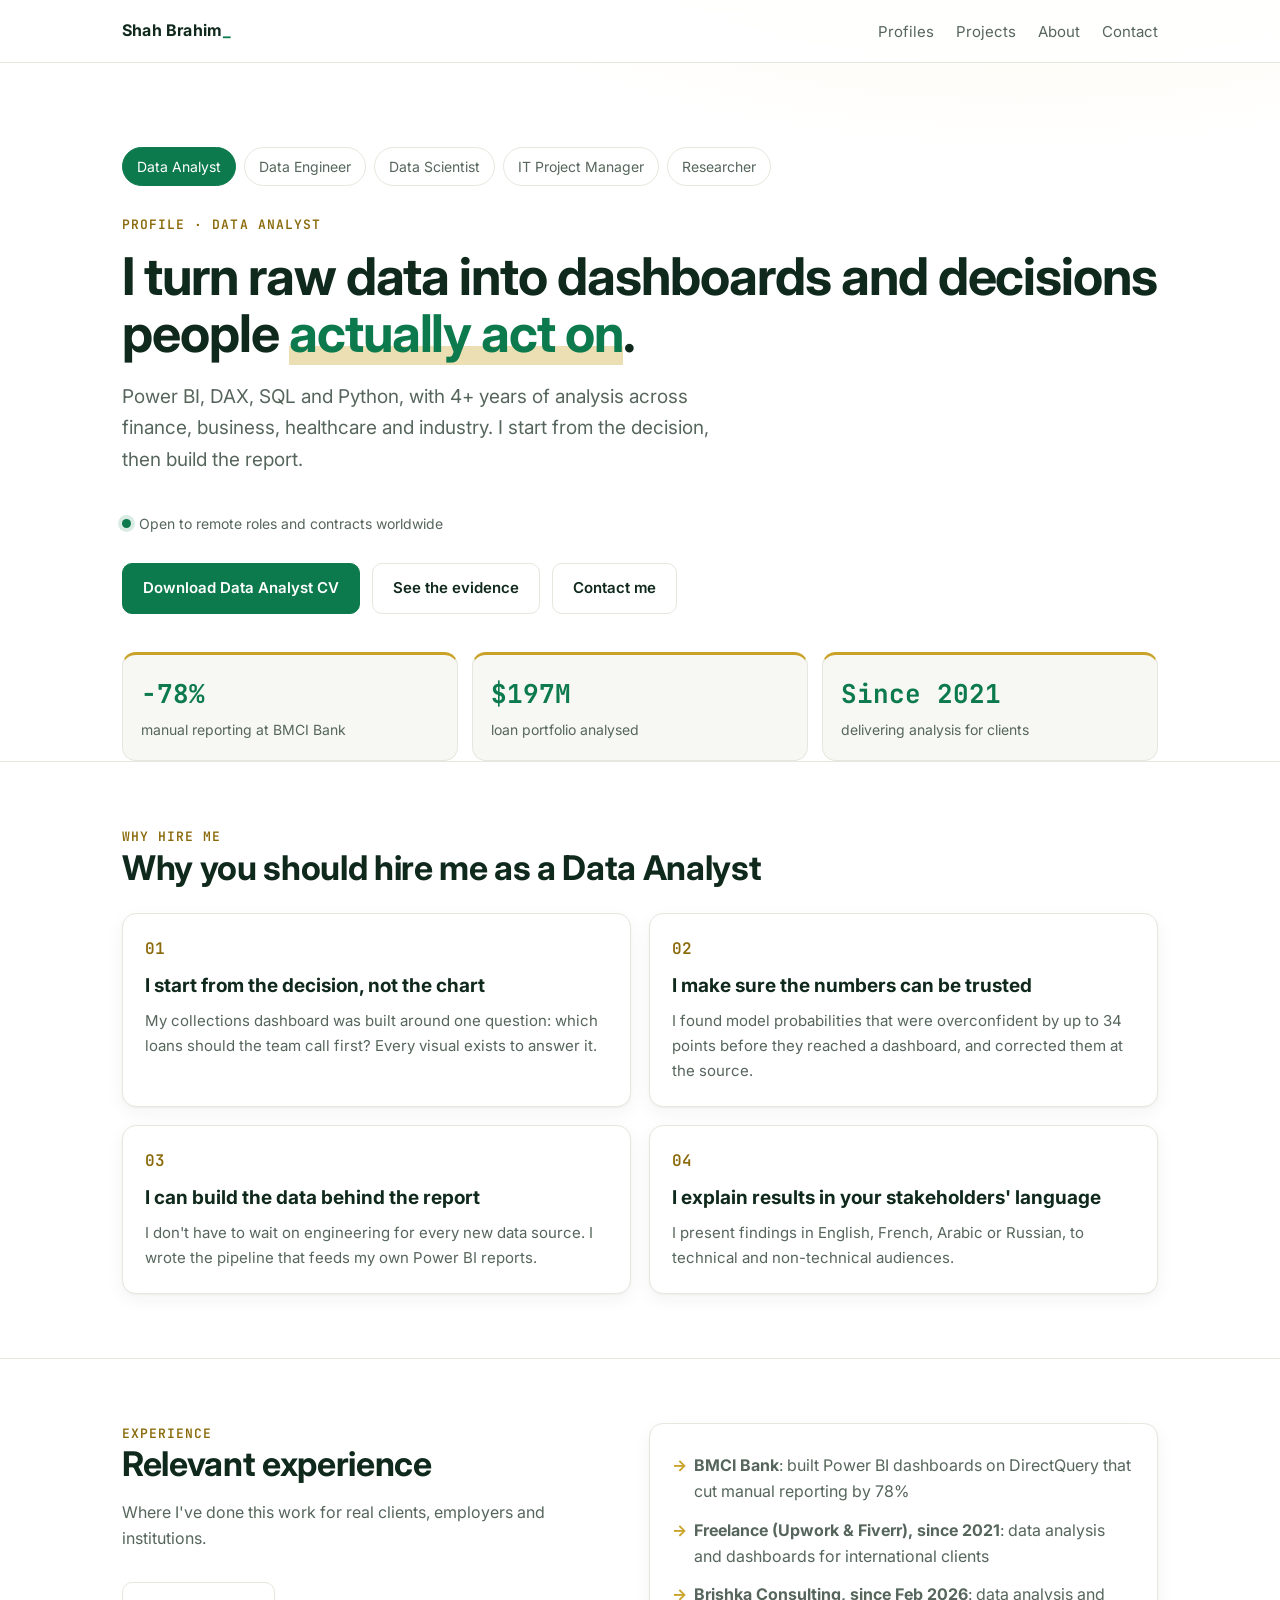
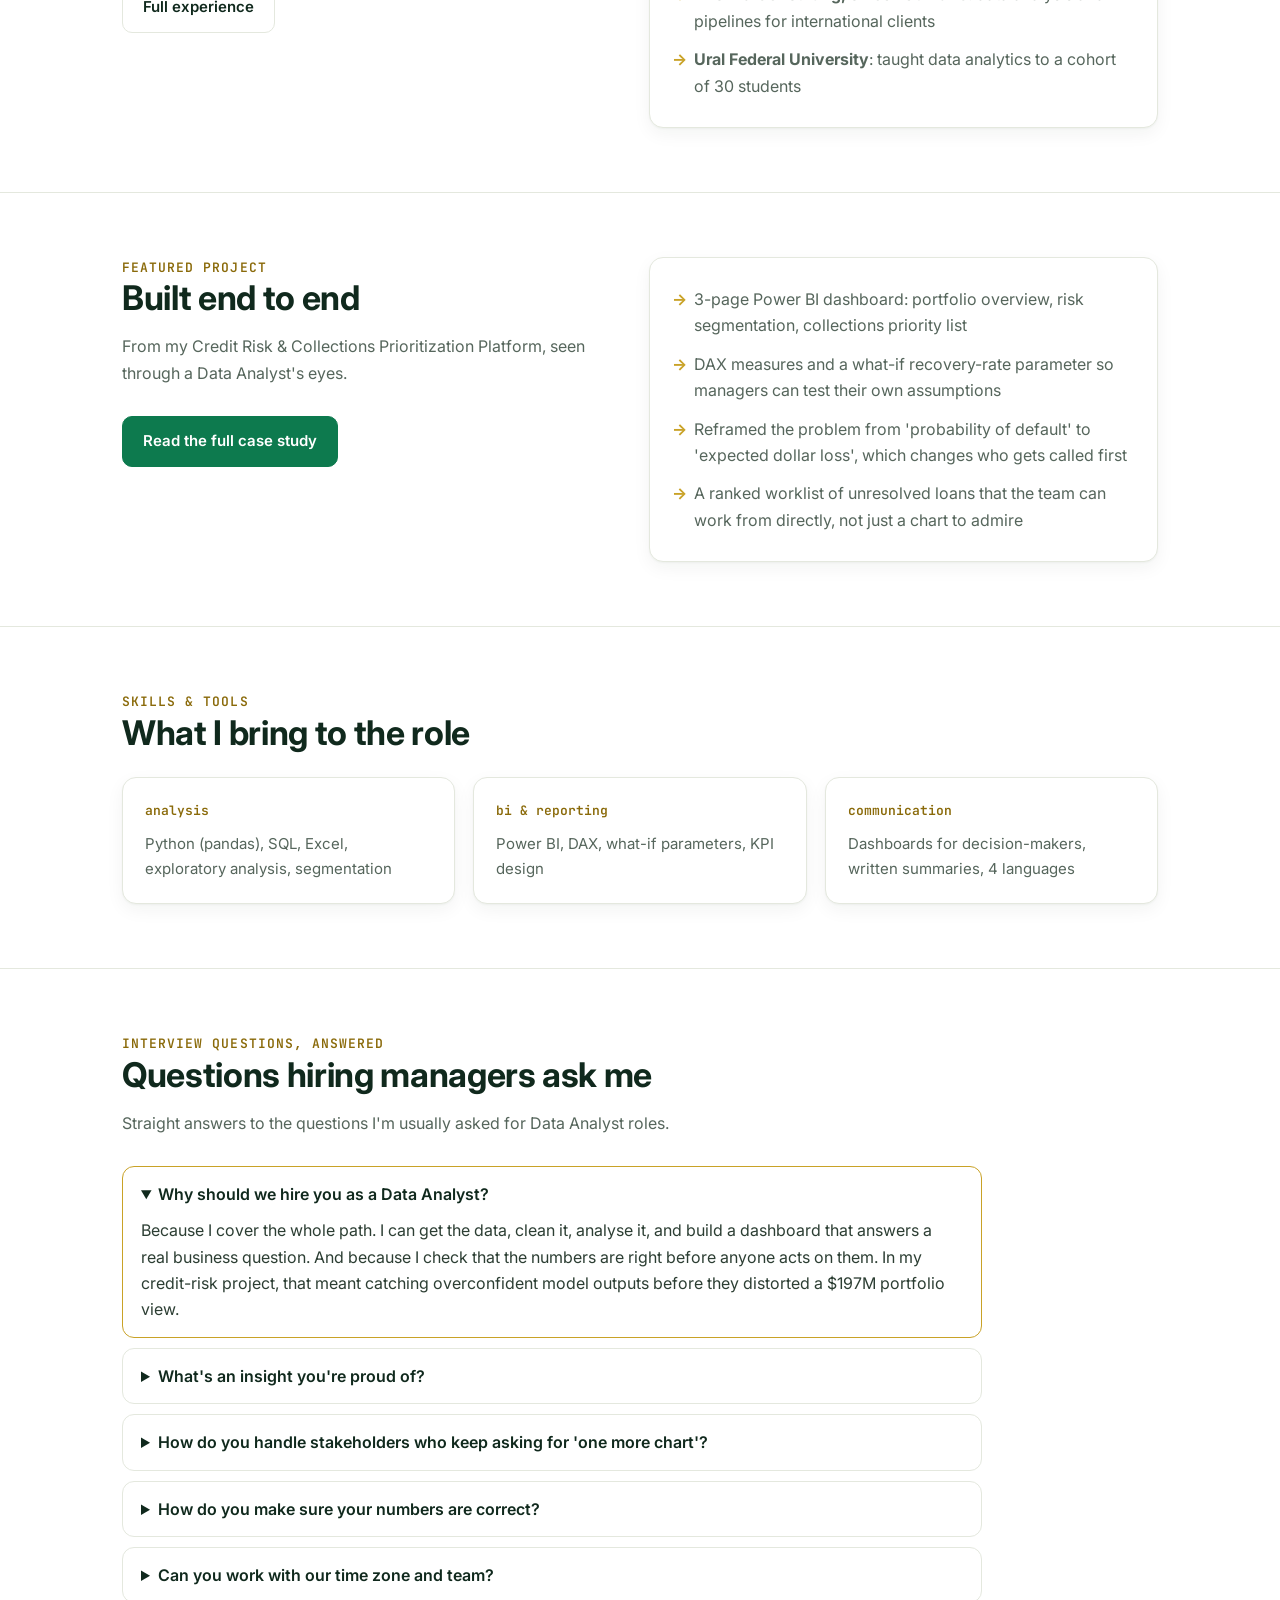
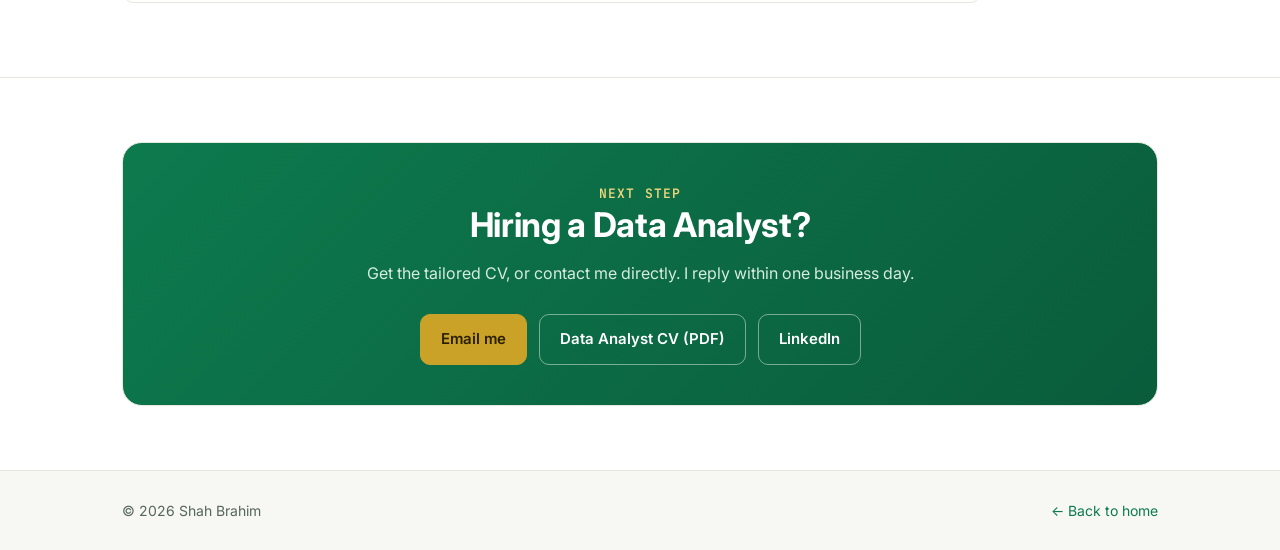
<file: data-analyst/index.html>
<!DOCTYPE html>
<html lang="en">
<head>
<meta charset="utf-8">
<meta name="viewport" content="width=device-width,initial-scale=1">
<title>Shah Brahim — Data Analyst</title>
<link rel="canonical" href="https://shahbrahim.tech/data-analyst/">
<meta name="description" content="Power BI, DAX, SQL and Python, with 4+ years of analysis across finance, business, healthcare and industry. I start from the decision, then build the report.">
<meta property="og:title" content="Shah Brahim — Data Analyst">
<meta property="og:description" content="Power BI, DAX, SQL and Python, with 4+ years of analysis across finance, business, healthcare and industry. I start from the decision, then build the report.">
<meta property="og:image" content="https://shahbrahim.tech/assets/img/overview.png">
<link rel="preconnect" href="https://fonts.googleapis.com"><link rel="preconnect" href="https://fonts.gstatic.com" crossorigin>
<link href="https://fonts.googleapis.com/css2?family=Inter:wght@400;600;700&family=JetBrains+Mono:wght@400;600&display=swap" rel="stylesheet">
<link rel="stylesheet" href="../assets/style.css">
</head>
<body>
<header class="nav"><div class="wrap">
  <a class="brand" href="../index.html">Shah Brahim<span>_</span></a>
  <nav><ul>
    <li><a href="../index.html#profiles">Profiles</a></li>
    <li><a href="../index.html#work">Projects</a></li>
    <li class="hide-sm"><a href="../index.html#about">About</a></li>
    <li><a href="../index.html#contact">Contact</a></li>
  </ul></nav>
</div></header>
<main><div class="wrap">
<div class="hero" style="padding-bottom:30px">
  <div class="pills"><a class="pill on" href="../data-analyst/">Data Analyst</a><a class="pill" href="../data-engineer/">Data Engineer</a><a class="pill" href="../data-scientist/">Data Scientist</a><a class="pill" href="../it-project-manager/">IT Project Manager</a><a class="pill" href="../researcher/">Researcher</a></div>
  <div class="eyebrow" style="margin-top:28px">Profile · Data Analyst</div>
  <h1>I turn raw data into dashboards and decisions people <em>actually act on</em>.</h1>
  <p class="lead">Power BI, DAX, SQL and Python, with 4+ years of analysis across finance, business, healthcare and industry. I start from the decision, then build the report.</p>
  <div class="avail"><span class="dot"></span>Open to remote roles and contracts worldwide</div>
  <div class="btns">
    <a class="btn primary" href="../assets/cv/Shah-Brahim-CV-data-analyst.pdf" target="_blank">Download Data Analyst CV</a>
    <a class="btn" href="../projects/credit-risk.html">See the evidence</a>
    <a class="btn" href="../index.html#contact">Contact me</a>
  </div>
</div>
<div class="stats" style="grid-template-columns:repeat(3,1fr)"><div class="stat"><b>−78%</b><span>manual reporting at BMCI Bank</span></div><div class="stat"><b>$197M</b><span>loan portfolio analysed</span></div><div class="stat"><b>Since 2021</b><span>delivering analysis for clients</span></div></div>
</div>

<section><div class="wrap">
  <div class="eyebrow">Why hire me</div>
  <h2>Why you should hire me as a Data Analyst</h2>
  <div class="grid2" style="margin-top:24px"><div class="card why"><span class="num">01</span><h3>I start from the decision, not the chart</h3><p>My collections dashboard was built around one question: which loans should the team call first? Every visual exists to answer it.</p></div><div class="card why"><span class="num">02</span><h3>I make sure the numbers can be trusted</h3><p>I found model probabilities that were overconfident by up to 34 points before they reached a dashboard, and corrected them at the source.</p></div><div class="card why"><span class="num">03</span><h3>I can build the data behind the report</h3><p>I don't have to wait on engineering for every new data source. I wrote the pipeline that feeds my own Power BI reports.</p></div><div class="card why"><span class="num">04</span><h3>I explain results in your stakeholders' language</h3><p>I present findings in English, French, Arabic or Russian, to technical and non-technical audiences.</p></div></div>
</div></section>

<section><div class="wrap grid2" style="align-items:start">
  <div>
    <div class="eyebrow">Experience</div>
    <h2>Relevant experience</h2>
    <p class="sub">Where I've done this work for real clients, employers and institutions.</p>
    <a class="btn" href="../index.html#experience">Full experience</a>
  </div>
  <div class="card"><ul class="clean"><li><b>BMCI Bank</b>: built Power BI dashboards on DirectQuery that cut manual reporting by 78%</li><li><b>Freelance (Upwork &amp; Fiverr), since 2021</b>: data analysis and dashboards for international clients</li><li><b>Brishka Consulting, since Feb 2026</b>: data analysis and pipelines for international clients</li><li><b>Ural Federal University</b>: taught data analytics to a cohort of 30 students</li></ul></div>
</div></section>

<section><div class="wrap grid2" style="align-items:start">
  <div>
    <div class="eyebrow">Featured project</div>
    <h2>Built end to end</h2>
    <p class="sub">From my Credit Risk &amp; Collections Prioritization Platform, seen through a Data Analyst's eyes.</p>
    <a class="btn primary" href="../projects/credit-risk.html">Read the full case study</a>
  </div>
  <div class="card"><ul class="clean"><li>3-page Power BI dashboard: portfolio overview, risk segmentation, collections priority list</li><li>DAX measures and a what-if recovery-rate parameter so managers can test their own assumptions</li><li>Reframed the problem from 'probability of default' to 'expected dollar loss', which changes who gets called first</li><li>A ranked worklist of unresolved loans that the team can work from directly, not just a chart to admire</li></ul></div>
</div></section>

<section><div class="wrap">
  <div class="eyebrow">Skills &amp; tools</div>
  <h2>What I bring to the role</h2>
  <div class="grid3" style="margin-top:24px"><div class="card"><span class="icon">analysis</span><p>Python (pandas), SQL, Excel, exploratory analysis, segmentation</p></div><div class="card"><span class="icon">bi & reporting</span><p>Power BI, DAX, what-if parameters, KPI design</p></div><div class="card"><span class="icon">communication</span><p>Dashboards for decision-makers, written summaries, 4 languages</p></div></div>
</div></section>

<section><div class="wrap">
  <div class="eyebrow">Interview questions, answered</div>
  <h2>Questions hiring managers ask me</h2>
  <p class="sub">Straight answers to the questions I'm usually asked for Data Analyst roles.</p>
  <div class="prose" style="max-width:860px"><details open><summary>Why should we hire you as a Data Analyst?</summary><p>Because I cover the whole path. I can get the data, clean it, analyse it, and build a dashboard that answers a real business question. And because I check that the numbers are right before anyone acts on them. In my credit-risk project, that meant catching overconfident model outputs before they distorted a $197M portfolio view.</p></details><details><summary>What's an insight you're proud of?</summary><p>That ranking loans by risk alone sends a collections team to the wrong place. A 30% risk on a $2,000 loan matters less than a 15% risk on a $35,000 loan. Ranking by expected dollar loss instead changed the whole priority list.</p></details><details><summary>How do you handle stakeholders who keep asking for 'one more chart'?</summary><p>I go back to the decision the report supports and agree the KPIs up front. If a new chart doesn't help that decision, it goes into a backlog rather than cluttering the main view.</p></details><details><summary>How do you make sure your numbers are correct?</summary><p>I reconcile totals against the source, sanity-check extremes, and look for results that are too good to be true. Calibration analysis is one example: it showed my model's probabilities couldn't be taken at face value.</p></details><details><summary>Can you work with our time zone and team?</summary><p>Yes. I work remotely, with hours that overlap Europe, the Gulf and US East, and I communicate fluently in English, French, Arabic and Russian.</p></details></div>
</div></section>

<section><div class="wrap"><div class="contact">
  <div class="eyebrow">Next step</div>
  <h2>Hiring a Data Analyst?</h2>
  <p class="sub" style="margin:0 auto 6px">Get the tailored CV, or contact me directly. I reply within one business day.</p>
  <div class="btns">
    <a class="btn gold" href="mailto:YOUR_EMAIL">Email me</a>
    <a class="btn" href="../assets/cv/Shah-Brahim-CV-data-analyst.pdf" target="_blank">Data Analyst CV (PDF)</a>
    <a class="btn" href="LINKEDIN_URL" target="_blank" rel="noopener">LinkedIn</a>
  </div>
</div></div></section>
</main>
<footer><div class="wrap"><span>© 2026 Shah Brahim</span><a href="../index.html">← Back to home</a></div></footer>
</body>
</html>
</file>
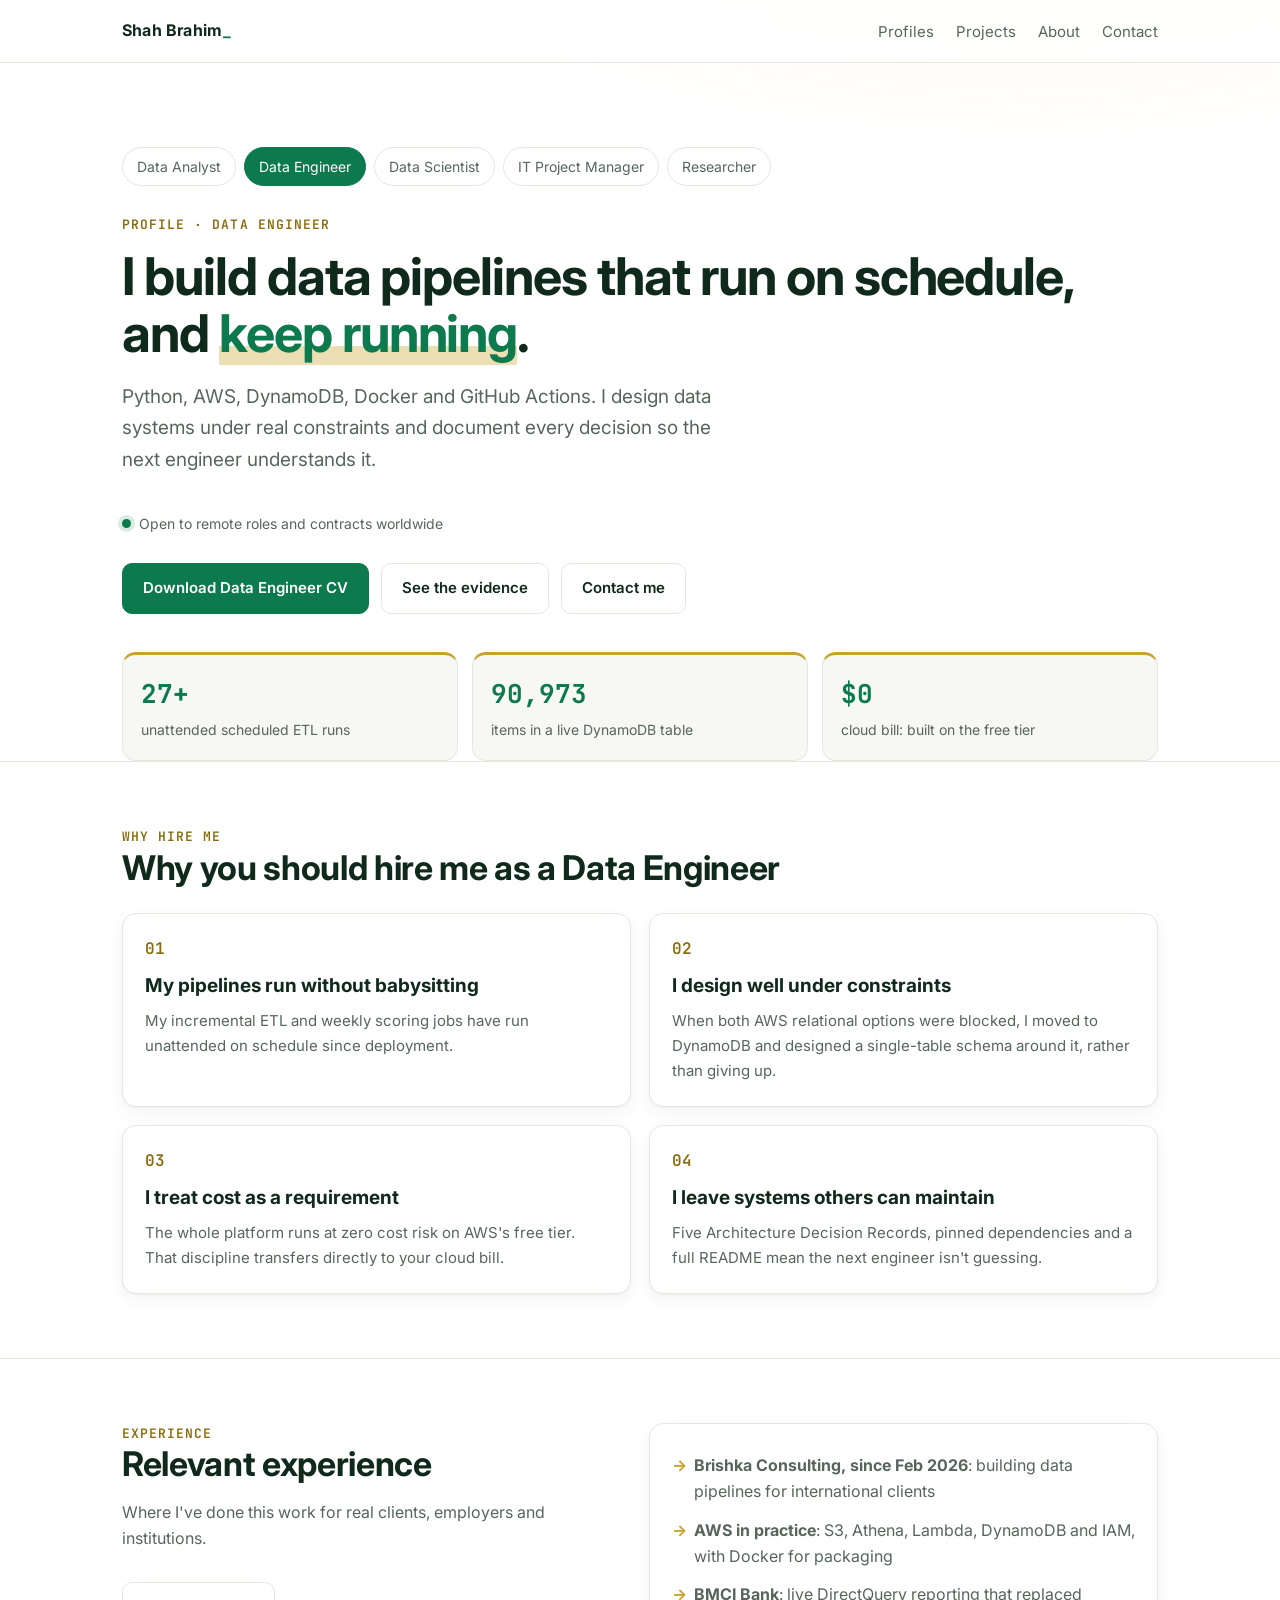
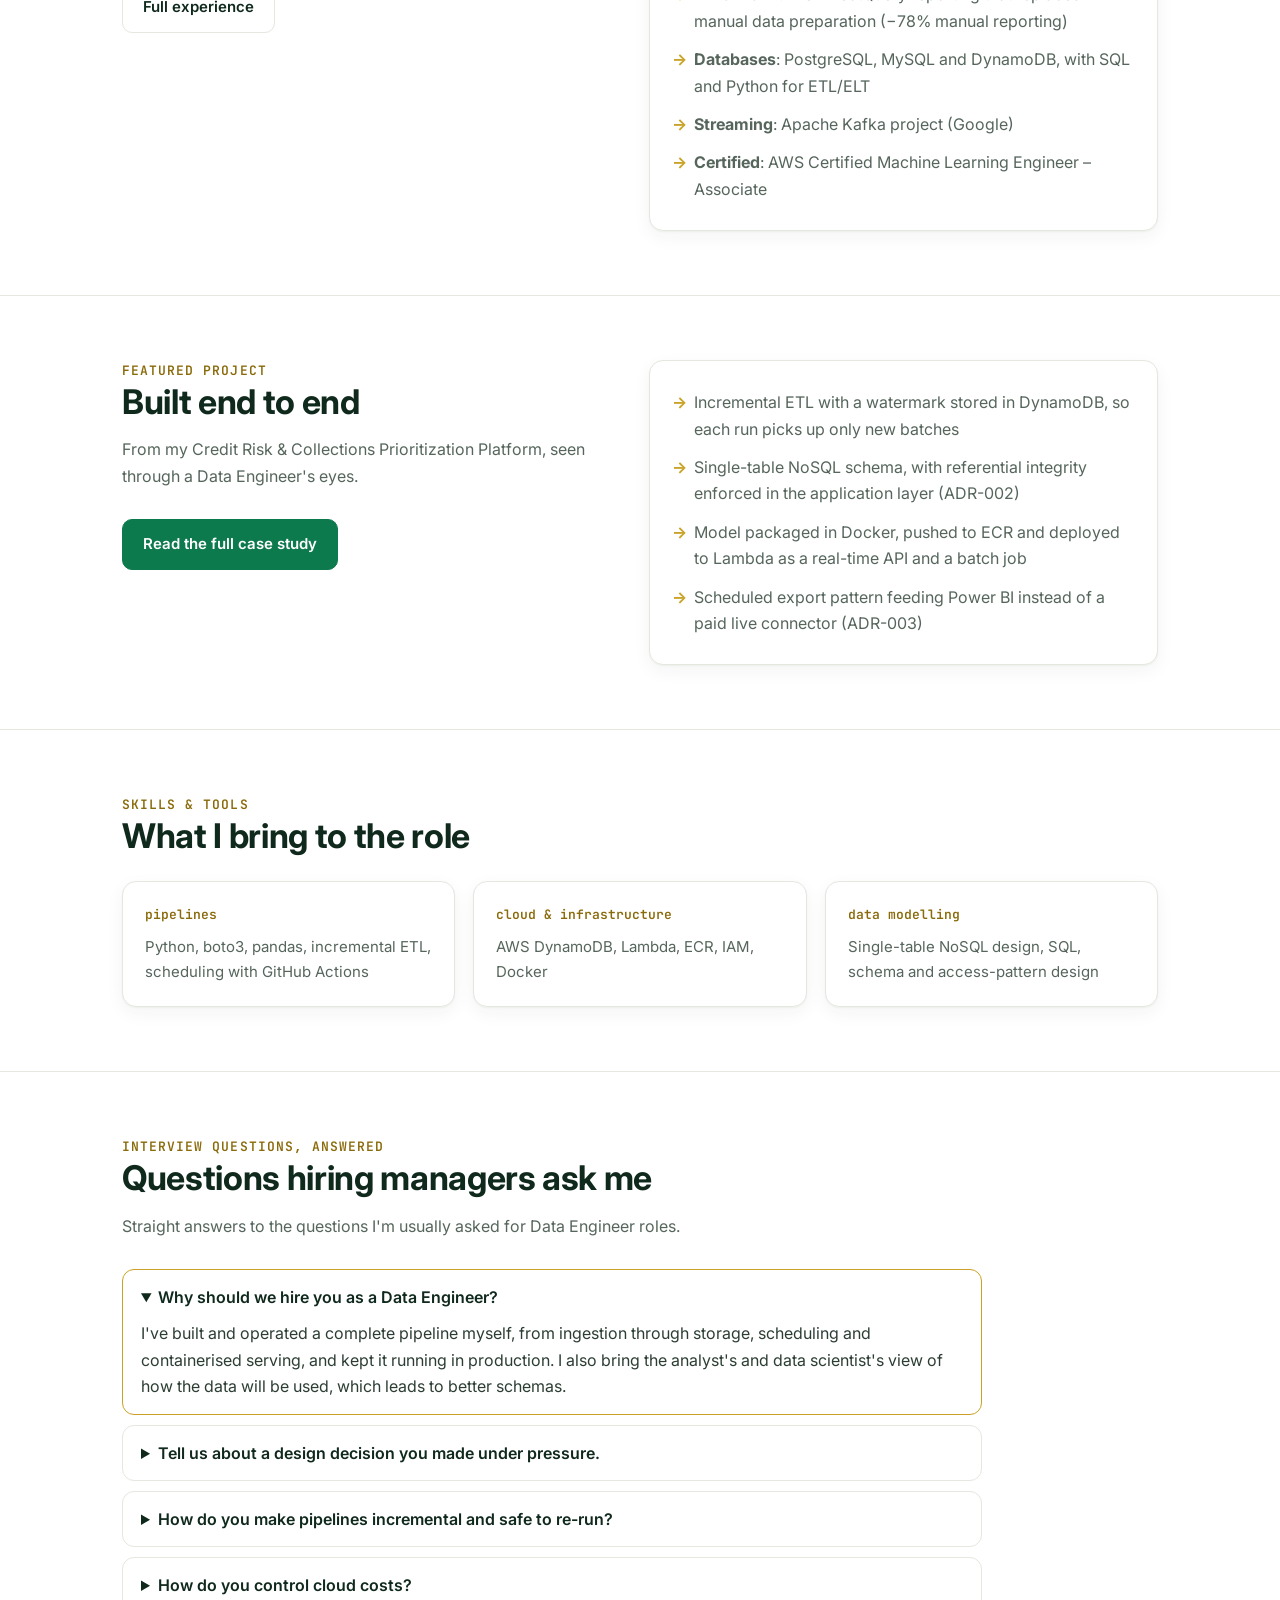
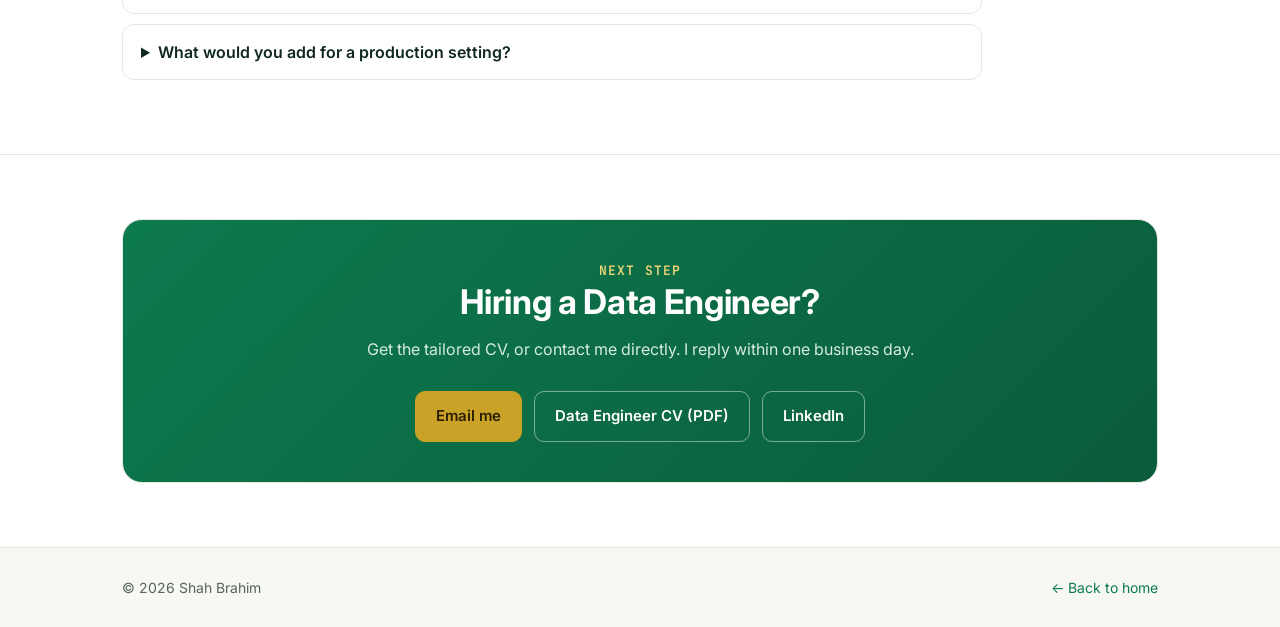
<file: data-engineer/index.html>
<!DOCTYPE html>
<html lang="en">
<head>
<meta charset="utf-8">
<meta name="viewport" content="width=device-width,initial-scale=1">
<title>Shah Brahim — Data Engineer</title>
<link rel="canonical" href="https://shahbrahim.tech/data-engineer/">
<meta name="description" content="Python, AWS, DynamoDB, Docker and GitHub Actions. I design data systems under real constraints and document every decision so the next engineer understands it.">
<meta property="og:title" content="Shah Brahim — Data Engineer">
<meta property="og:description" content="Python, AWS, DynamoDB, Docker and GitHub Actions. I design data systems under real constraints and document every decision so the next engineer understands it.">
<meta property="og:image" content="https://shahbrahim.tech/assets/img/overview.png">
<link rel="preconnect" href="https://fonts.googleapis.com"><link rel="preconnect" href="https://fonts.gstatic.com" crossorigin>
<link href="https://fonts.googleapis.com/css2?family=Inter:wght@400;600;700&family=JetBrains+Mono:wght@400;600&display=swap" rel="stylesheet">
<link rel="stylesheet" href="../assets/style.css">
</head>
<body>
<header class="nav"><div class="wrap">
  <a class="brand" href="../index.html">Shah Brahim<span>_</span></a>
  <nav><ul>
    <li><a href="../index.html#profiles">Profiles</a></li>
    <li><a href="../index.html#work">Projects</a></li>
    <li class="hide-sm"><a href="../index.html#about">About</a></li>
    <li><a href="../index.html#contact">Contact</a></li>
  </ul></nav>
</div></header>
<main><div class="wrap">
<div class="hero" style="padding-bottom:30px">
  <div class="pills"><a class="pill" href="../data-analyst/">Data Analyst</a><a class="pill on" href="../data-engineer/">Data Engineer</a><a class="pill" href="../data-scientist/">Data Scientist</a><a class="pill" href="../it-project-manager/">IT Project Manager</a><a class="pill" href="../researcher/">Researcher</a></div>
  <div class="eyebrow" style="margin-top:28px">Profile · Data Engineer</div>
  <h1>I build data pipelines that run on schedule, and <em>keep running</em>.</h1>
  <p class="lead">Python, AWS, DynamoDB, Docker and GitHub Actions. I design data systems under real constraints and document every decision so the next engineer understands it.</p>
  <div class="avail"><span class="dot"></span>Open to remote roles and contracts worldwide</div>
  <div class="btns">
    <a class="btn primary" href="../assets/cv/Shah-Brahim-CV-data-engineer.pdf" target="_blank">Download Data Engineer CV</a>
    <a class="btn" href="../projects/credit-risk.html">See the evidence</a>
    <a class="btn" href="../index.html#contact">Contact me</a>
  </div>
</div>
<div class="stats" style="grid-template-columns:repeat(3,1fr)"><div class="stat"><b>27+</b><span>unattended scheduled ETL runs</span></div><div class="stat"><b>90,973</b><span>items in a live DynamoDB table</span></div><div class="stat"><b>$0</b><span>cloud bill: built on the free tier</span></div></div>
</div>

<section><div class="wrap">
  <div class="eyebrow">Why hire me</div>
  <h2>Why you should hire me as a Data Engineer</h2>
  <div class="grid2" style="margin-top:24px"><div class="card why"><span class="num">01</span><h3>My pipelines run without babysitting</h3><p>My incremental ETL and weekly scoring jobs have run unattended on schedule since deployment.</p></div><div class="card why"><span class="num">02</span><h3>I design well under constraints</h3><p>When both AWS relational options were blocked, I moved to DynamoDB and designed a single-table schema around it, rather than giving up.</p></div><div class="card why"><span class="num">03</span><h3>I treat cost as a requirement</h3><p>The whole platform runs at zero cost risk on AWS's free tier. That discipline transfers directly to your cloud bill.</p></div><div class="card why"><span class="num">04</span><h3>I leave systems others can maintain</h3><p>Five Architecture Decision Records, pinned dependencies and a full README mean the next engineer isn't guessing.</p></div></div>
</div></section>

<section><div class="wrap grid2" style="align-items:start">
  <div>
    <div class="eyebrow">Experience</div>
    <h2>Relevant experience</h2>
    <p class="sub">Where I've done this work for real clients, employers and institutions.</p>
    <a class="btn" href="../index.html#experience">Full experience</a>
  </div>
  <div class="card"><ul class="clean"><li><b>Brishka Consulting, since Feb 2026</b>: building data pipelines for international clients</li><li><b>AWS in practice</b>: S3, Athena, Lambda, DynamoDB and IAM, with Docker for packaging</li><li><b>BMCI Bank</b>: live DirectQuery reporting that replaced manual data preparation (−78% manual reporting)</li><li><b>Databases</b>: PostgreSQL, MySQL and DynamoDB, with SQL and Python for ETL/ELT</li><li><b>Streaming</b>: Apache Kafka project (Google)</li><li><b>Certified</b>: AWS Certified Machine Learning Engineer – Associate</li></ul></div>
</div></section>

<section><div class="wrap grid2" style="align-items:start">
  <div>
    <div class="eyebrow">Featured project</div>
    <h2>Built end to end</h2>
    <p class="sub">From my Credit Risk &amp; Collections Prioritization Platform, seen through a Data Engineer's eyes.</p>
    <a class="btn primary" href="../projects/credit-risk.html">Read the full case study</a>
  </div>
  <div class="card"><ul class="clean"><li>Incremental ETL with a watermark stored in DynamoDB, so each run picks up only new batches</li><li>Single-table NoSQL schema, with referential integrity enforced in the application layer (ADR-002)</li><li>Model packaged in Docker, pushed to ECR and deployed to Lambda as a real-time API and a batch job</li><li>Scheduled export pattern feeding Power BI instead of a paid live connector (ADR-003)</li></ul></div>
</div></section>

<section><div class="wrap">
  <div class="eyebrow">Skills &amp; tools</div>
  <h2>What I bring to the role</h2>
  <div class="grid3" style="margin-top:24px"><div class="card"><span class="icon">pipelines</span><p>Python, boto3, pandas, incremental ETL, scheduling with GitHub Actions</p></div><div class="card"><span class="icon">cloud & infrastructure</span><p>AWS DynamoDB, Lambda, ECR, IAM, Docker</p></div><div class="card"><span class="icon">data modelling</span><p>Single-table NoSQL design, SQL, schema and access-pattern design</p></div></div>
</div></section>

<section><div class="wrap">
  <div class="eyebrow">Interview questions, answered</div>
  <h2>Questions hiring managers ask me</h2>
  <p class="sub">Straight answers to the questions I'm usually asked for Data Engineer roles.</p>
  <div class="prose" style="max-width:860px"><details open><summary>Why should we hire you as a Data Engineer?</summary><p>I've built and operated a complete pipeline myself, from ingestion through storage, scheduling and containerised serving, and kept it running in production. I also bring the analyst's and data scientist's view of how the data will be used, which leads to better schemas.</p></details><details><summary>Tell us about a design decision you made under pressure.</summary><p>My first two database choices, Aurora DSQL and Aurora PostgreSQL Serverless, were both blocked at the AWS account level. I moved to DynamoDB, redesigned the data as a single-table NoSQL schema, and recorded the trade-offs in ADR-001 and ADR-002. The constraint ended up producing a cleaner design.</p></details><details><summary>How do you make pipelines incremental and safe to re-run?</summary><p>I store a watermark of the last processed batch in DynamoDB itself. Each scheduled run reads it, loads only what's new, and advances it, so a failed run can simply be run again.</p></details><details><summary>How do you control cloud costs?</summary><p>I make cost a design input. I chose services with a permanent free tier, used on-demand capacity, and picked a scheduled export over a paid live BI connection. The whole platform costs nothing to run.</p></details><details><summary>What would you add for a production setting?</summary><p>Infrastructure as code, monitoring and alerting on pipeline failures, data quality checks at ingestion, and authentication and rate limiting on the public API.</p></details></div>
</div></section>

<section><div class="wrap"><div class="contact">
  <div class="eyebrow">Next step</div>
  <h2>Hiring a Data Engineer?</h2>
  <p class="sub" style="margin:0 auto 6px">Get the tailored CV, or contact me directly. I reply within one business day.</p>
  <div class="btns">
    <a class="btn gold" href="mailto:YOUR_EMAIL">Email me</a>
    <a class="btn" href="../assets/cv/Shah-Brahim-CV-data-engineer.pdf" target="_blank">Data Engineer CV (PDF)</a>
    <a class="btn" href="LINKEDIN_URL" target="_blank" rel="noopener">LinkedIn</a>
  </div>
</div></div></section>
</main>
<footer><div class="wrap"><span>© 2026 Shah Brahim</span><a href="../index.html">← Back to home</a></div></footer>
</body>
</html>
</file>
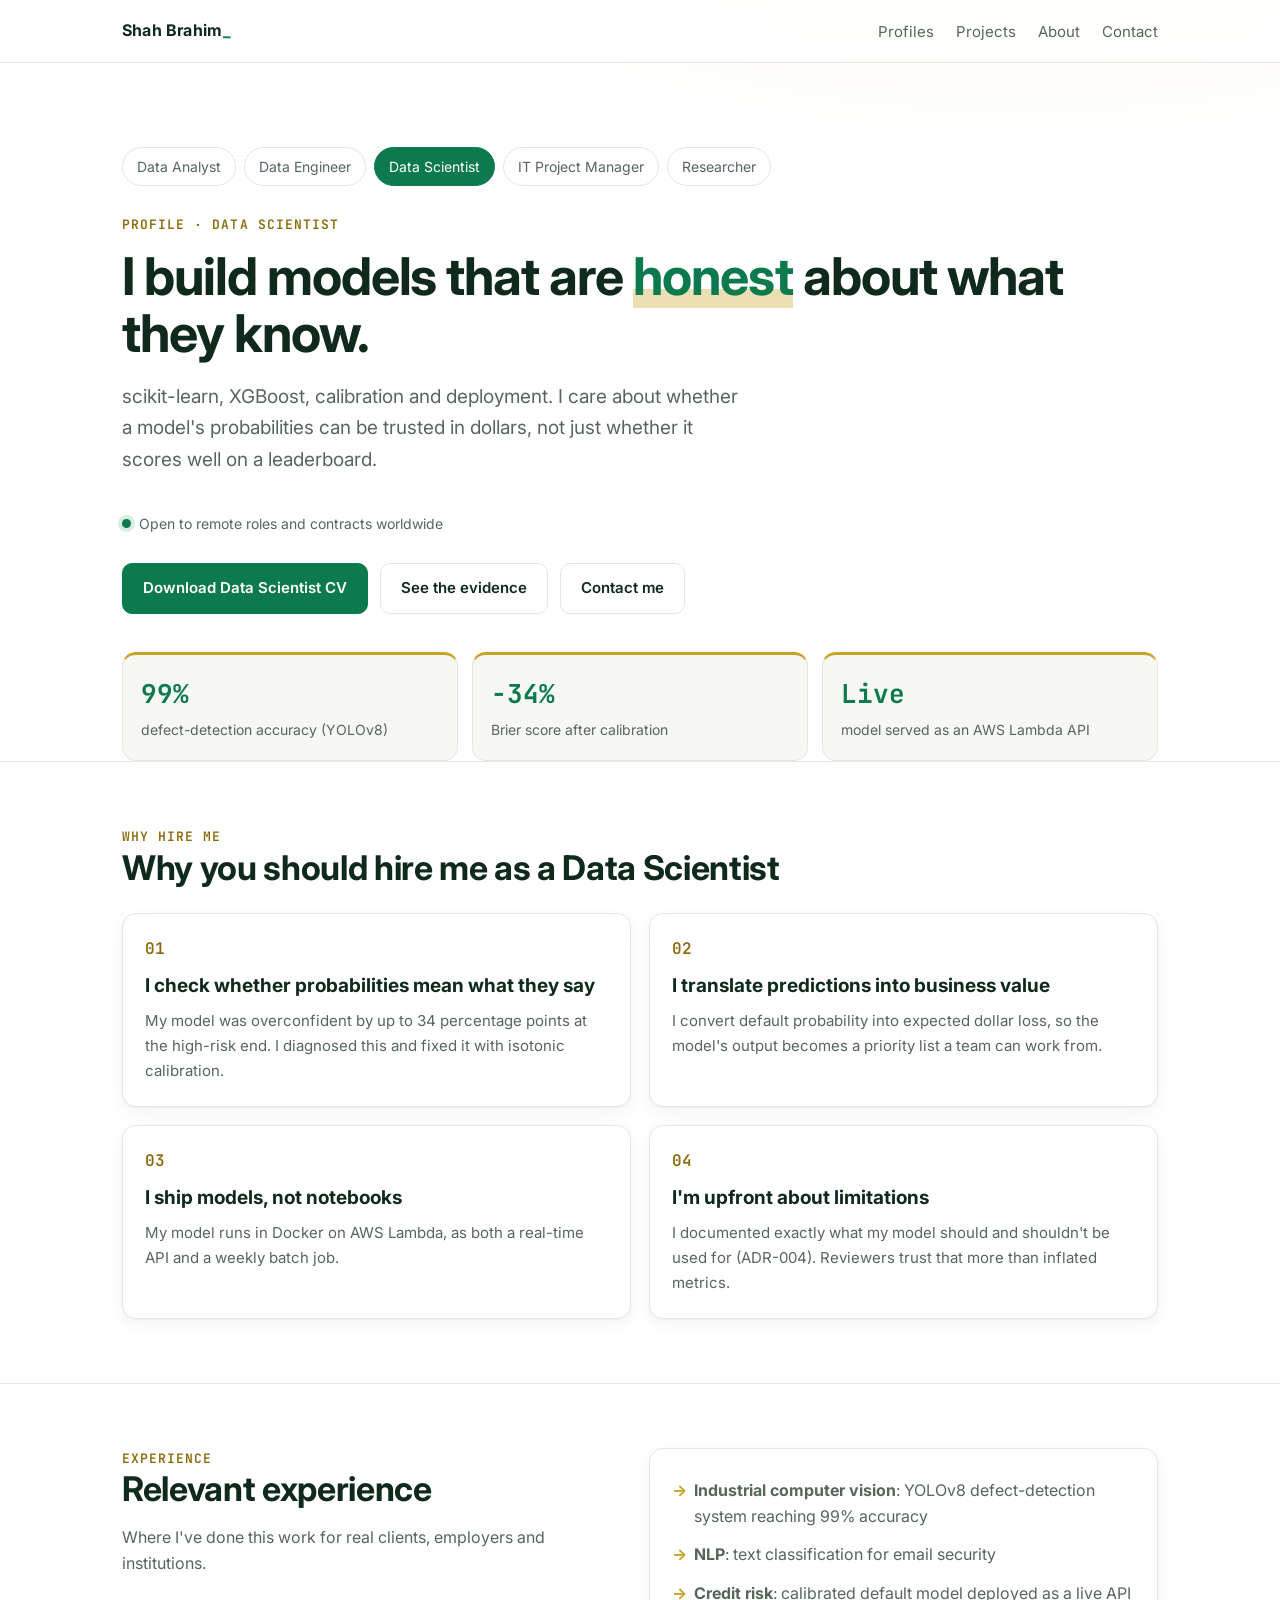
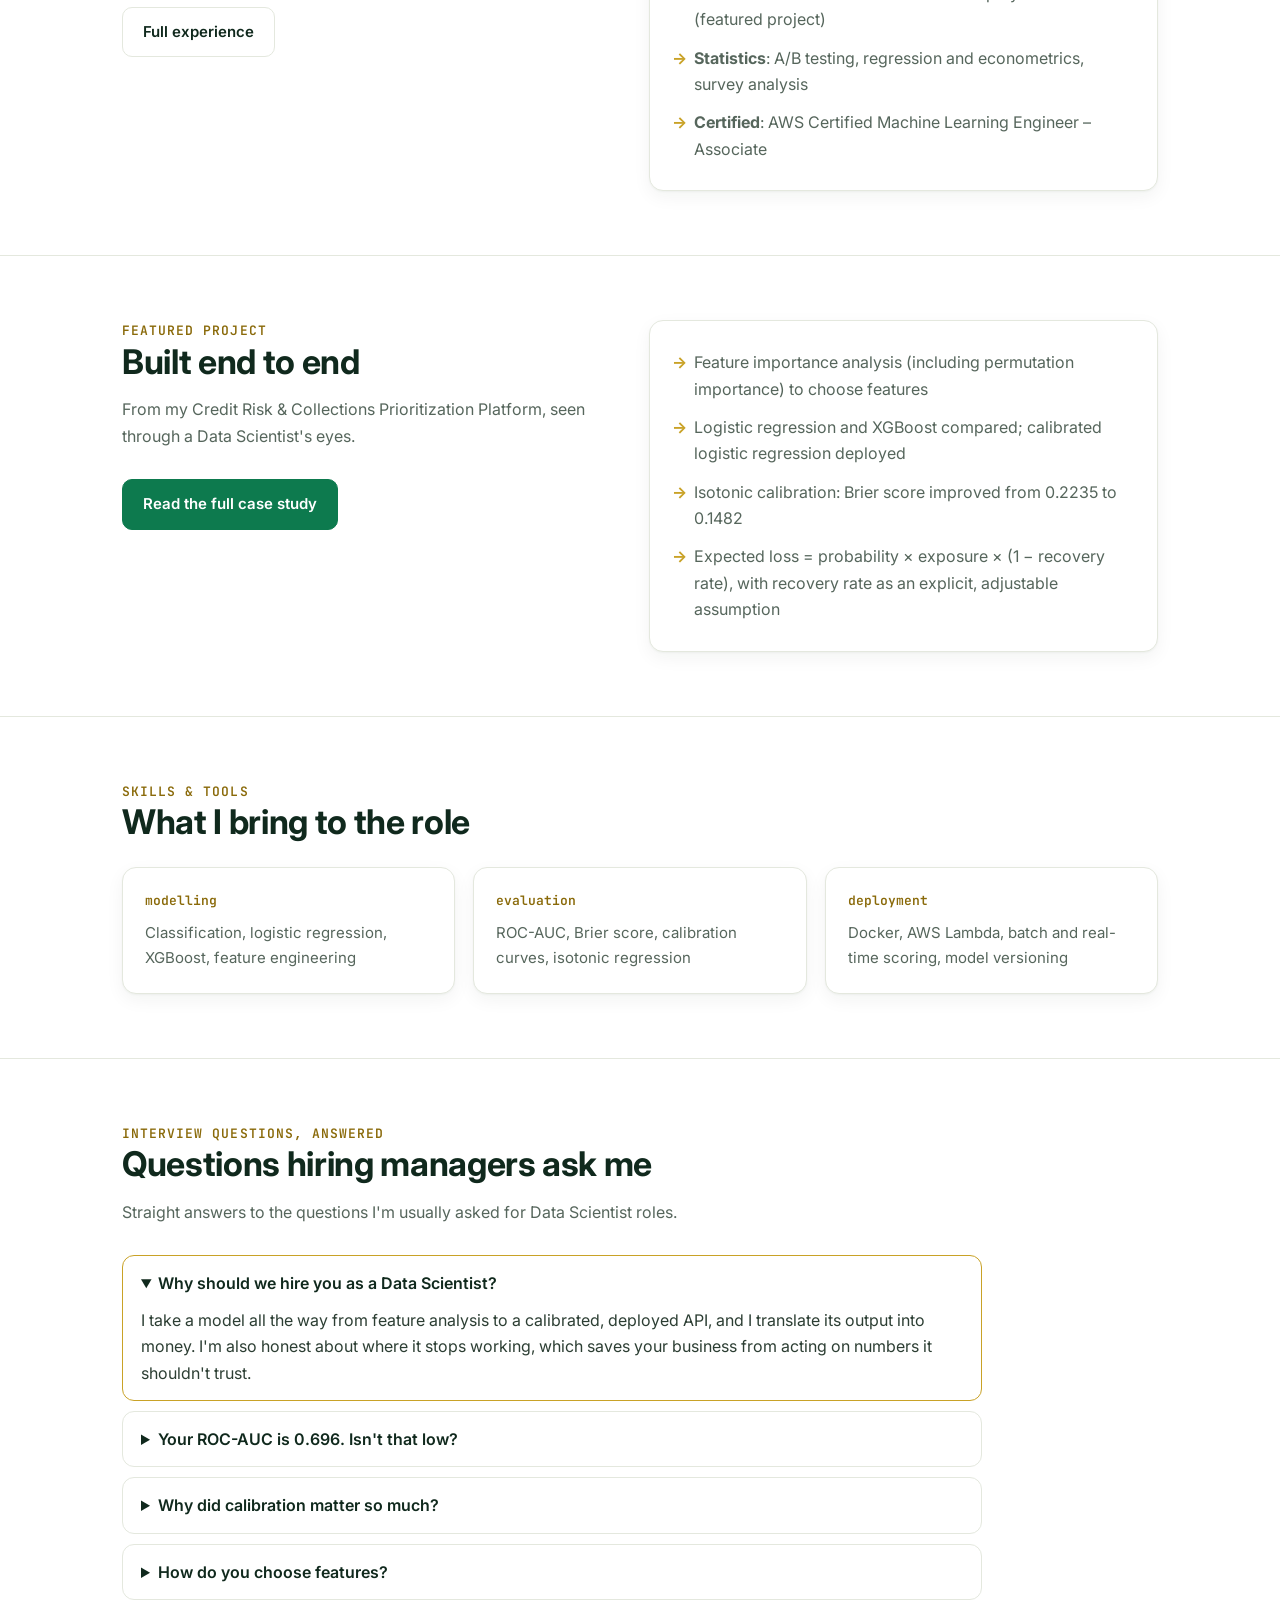
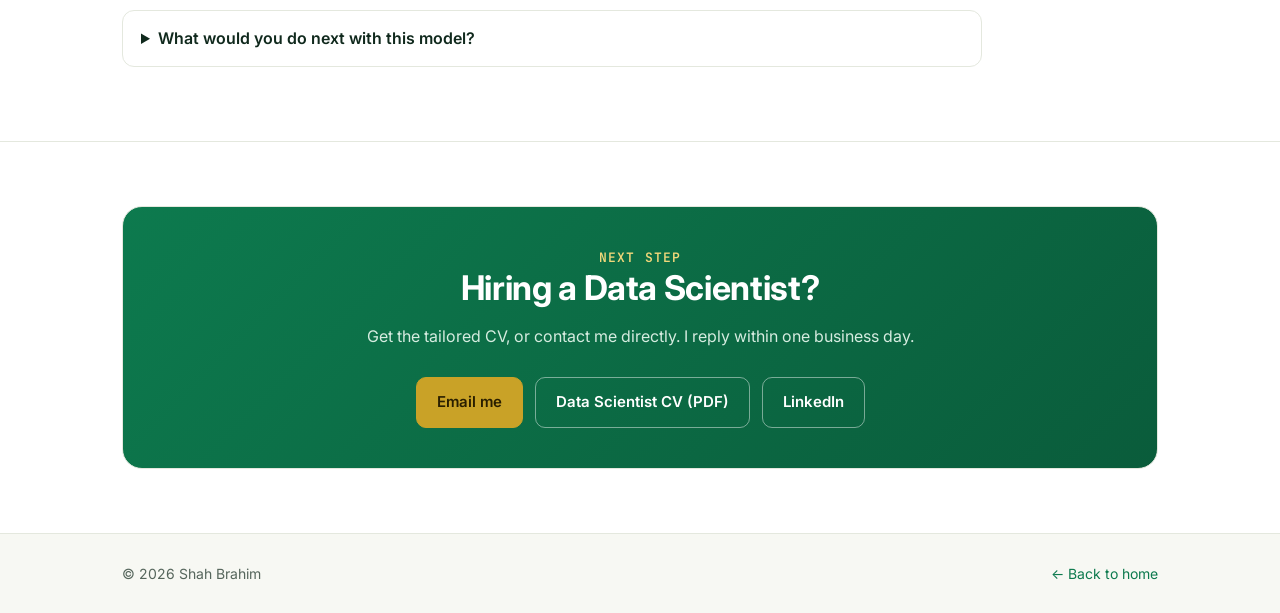
<file: data-scientist/index.html>
<!DOCTYPE html>
<html lang="en">
<head>
<meta charset="utf-8">
<meta name="viewport" content="width=device-width,initial-scale=1">
<title>Shah Brahim — Data Scientist</title>
<link rel="canonical" href="https://shahbrahim.tech/data-scientist/">
<meta name="description" content="scikit-learn, XGBoost, calibration and deployment. I care about whether a model&#x27;s probabilities can be trusted in dollars, not just whether it scores well on a leaderboard.">
<meta property="og:title" content="Shah Brahim — Data Scientist">
<meta property="og:description" content="scikit-learn, XGBoost, calibration and deployment. I care about whether a model&#x27;s probabilities can be trusted in dollars, not just whether it scores well on a leaderboard.">
<meta property="og:image" content="https://shahbrahim.tech/assets/img/overview.png">
<link rel="preconnect" href="https://fonts.googleapis.com"><link rel="preconnect" href="https://fonts.gstatic.com" crossorigin>
<link href="https://fonts.googleapis.com/css2?family=Inter:wght@400;600;700&family=JetBrains+Mono:wght@400;600&display=swap" rel="stylesheet">
<link rel="stylesheet" href="../assets/style.css">
</head>
<body>
<header class="nav"><div class="wrap">
  <a class="brand" href="../index.html">Shah Brahim<span>_</span></a>
  <nav><ul>
    <li><a href="../index.html#profiles">Profiles</a></li>
    <li><a href="../index.html#work">Projects</a></li>
    <li class="hide-sm"><a href="../index.html#about">About</a></li>
    <li><a href="../index.html#contact">Contact</a></li>
  </ul></nav>
</div></header>
<main><div class="wrap">
<div class="hero" style="padding-bottom:30px">
  <div class="pills"><a class="pill" href="../data-analyst/">Data Analyst</a><a class="pill" href="../data-engineer/">Data Engineer</a><a class="pill on" href="../data-scientist/">Data Scientist</a><a class="pill" href="../it-project-manager/">IT Project Manager</a><a class="pill" href="../researcher/">Researcher</a></div>
  <div class="eyebrow" style="margin-top:28px">Profile · Data Scientist</div>
  <h1>I build models that are <em>honest</em> about what they know.</h1>
  <p class="lead">scikit-learn, XGBoost, calibration and deployment. I care about whether a model's probabilities can be trusted in dollars, not just whether it scores well on a leaderboard.</p>
  <div class="avail"><span class="dot"></span>Open to remote roles and contracts worldwide</div>
  <div class="btns">
    <a class="btn primary" href="../assets/cv/Shah-Brahim-CV-data-scientist.pdf" target="_blank">Download Data Scientist CV</a>
    <a class="btn" href="../projects/credit-risk.html">See the evidence</a>
    <a class="btn" href="../index.html#contact">Contact me</a>
  </div>
</div>
<div class="stats" style="grid-template-columns:repeat(3,1fr)"><div class="stat"><b>99%</b><span>defect-detection accuracy (YOLOv8)</span></div><div class="stat"><b>−34%</b><span>Brier score after calibration</span></div><div class="stat"><b>Live</b><span>model served as an AWS Lambda API</span></div></div>
</div>

<section><div class="wrap">
  <div class="eyebrow">Why hire me</div>
  <h2>Why you should hire me as a Data Scientist</h2>
  <div class="grid2" style="margin-top:24px"><div class="card why"><span class="num">01</span><h3>I check whether probabilities mean what they say</h3><p>My model was overconfident by up to 34 percentage points at the high-risk end. I diagnosed this and fixed it with isotonic calibration.</p></div><div class="card why"><span class="num">02</span><h3>I translate predictions into business value</h3><p>I convert default probability into expected dollar loss, so the model's output becomes a priority list a team can work from.</p></div><div class="card why"><span class="num">03</span><h3>I ship models, not notebooks</h3><p>My model runs in Docker on AWS Lambda, as both a real-time API and a weekly batch job.</p></div><div class="card why"><span class="num">04</span><h3>I'm upfront about limitations</h3><p>I documented exactly what my model should and shouldn't be used for (ADR-004). Reviewers trust that more than inflated metrics.</p></div></div>
</div></section>

<section><div class="wrap grid2" style="align-items:start">
  <div>
    <div class="eyebrow">Experience</div>
    <h2>Relevant experience</h2>
    <p class="sub">Where I've done this work for real clients, employers and institutions.</p>
    <a class="btn" href="../index.html#experience">Full experience</a>
  </div>
  <div class="card"><ul class="clean"><li><b>Industrial computer vision</b>: YOLOv8 defect-detection system reaching 99% accuracy</li><li><b>NLP</b>: text classification for email security</li><li><b>Credit risk</b>: calibrated default model deployed as a live API (featured project)</li><li><b>Statistics</b>: A/B testing, regression and econometrics, survey analysis</li><li><b>Certified</b>: AWS Certified Machine Learning Engineer – Associate</li></ul></div>
</div></section>

<section><div class="wrap grid2" style="align-items:start">
  <div>
    <div class="eyebrow">Featured project</div>
    <h2>Built end to end</h2>
    <p class="sub">From my Credit Risk &amp; Collections Prioritization Platform, seen through a Data Scientist's eyes.</p>
    <a class="btn primary" href="../projects/credit-risk.html">Read the full case study</a>
  </div>
  <div class="card"><ul class="clean"><li>Feature importance analysis (including permutation importance) to choose features</li><li>Logistic regression and XGBoost compared; calibrated logistic regression deployed</li><li>Isotonic calibration: Brier score improved from 0.2235 to 0.1482</li><li>Expected loss = probability × exposure × (1 − recovery rate), with recovery rate as an explicit, adjustable assumption</li></ul></div>
</div></section>

<section><div class="wrap">
  <div class="eyebrow">Skills &amp; tools</div>
  <h2>What I bring to the role</h2>
  <div class="grid3" style="margin-top:24px"><div class="card"><span class="icon">modelling</span><p>Classification, logistic regression, XGBoost, feature engineering</p></div><div class="card"><span class="icon">evaluation</span><p>ROC-AUC, Brier score, calibration curves, isotonic regression</p></div><div class="card"><span class="icon">deployment</span><p>Docker, AWS Lambda, batch and real-time scoring, model versioning</p></div></div>
</div></section>

<section><div class="wrap">
  <div class="eyebrow">Interview questions, answered</div>
  <h2>Questions hiring managers ask me</h2>
  <p class="sub">Straight answers to the questions I'm usually asked for Data Scientist roles.</p>
  <div class="prose" style="max-width:860px"><details open><summary>Why should we hire you as a Data Scientist?</summary><p>I take a model all the way from feature analysis to a calibrated, deployed API, and I translate its output into money. I'm also honest about where it stops working, which saves your business from acting on numbers it shouldn't trust.</p></details><details><summary>Your ROC-AUC is 0.696. Isn't that low?</summary><p>For a production credit scorecard it is, and I say so. The public dataset has no credit-score field, which is usually the strongest predictor. That's why I scoped the model to relative ranking and collections prioritisation, not approve-or-deny decisions, and documented this in ADR-004.</p></details><details><summary>Why did calibration matter so much?</summary><p>My outputs get multiplied by dollar exposure. An overconfident 60% that is really 30% doubles the expected loss on exactly the loans a team would chase first. Calibration left the ranking unchanged but made the dollar figures trustworthy.</p></details><details><summary>How do you choose features?</summary><p>I start from the business process and data availability at prediction time, to avoid leakage. Then I use feature importance and permutation importance to keep what genuinely adds signal.</p></details><details><summary>What would you do next with this model?</summary><p>Champion/challenger testing against a gradient-boosted model, drift monitoring with scheduled recalibration, and adding bureau credit features where available.</p></details></div>
</div></section>

<section><div class="wrap"><div class="contact">
  <div class="eyebrow">Next step</div>
  <h2>Hiring a Data Scientist?</h2>
  <p class="sub" style="margin:0 auto 6px">Get the tailored CV, or contact me directly. I reply within one business day.</p>
  <div class="btns">
    <a class="btn gold" href="mailto:YOUR_EMAIL">Email me</a>
    <a class="btn" href="../assets/cv/Shah-Brahim-CV-data-scientist.pdf" target="_blank">Data Scientist CV (PDF)</a>
    <a class="btn" href="LINKEDIN_URL" target="_blank" rel="noopener">LinkedIn</a>
  </div>
</div></div></section>
</main>
<footer><div class="wrap"><span>© 2026 Shah Brahim</span><a href="../index.html">← Back to home</a></div></footer>
</body>
</html>
</file>
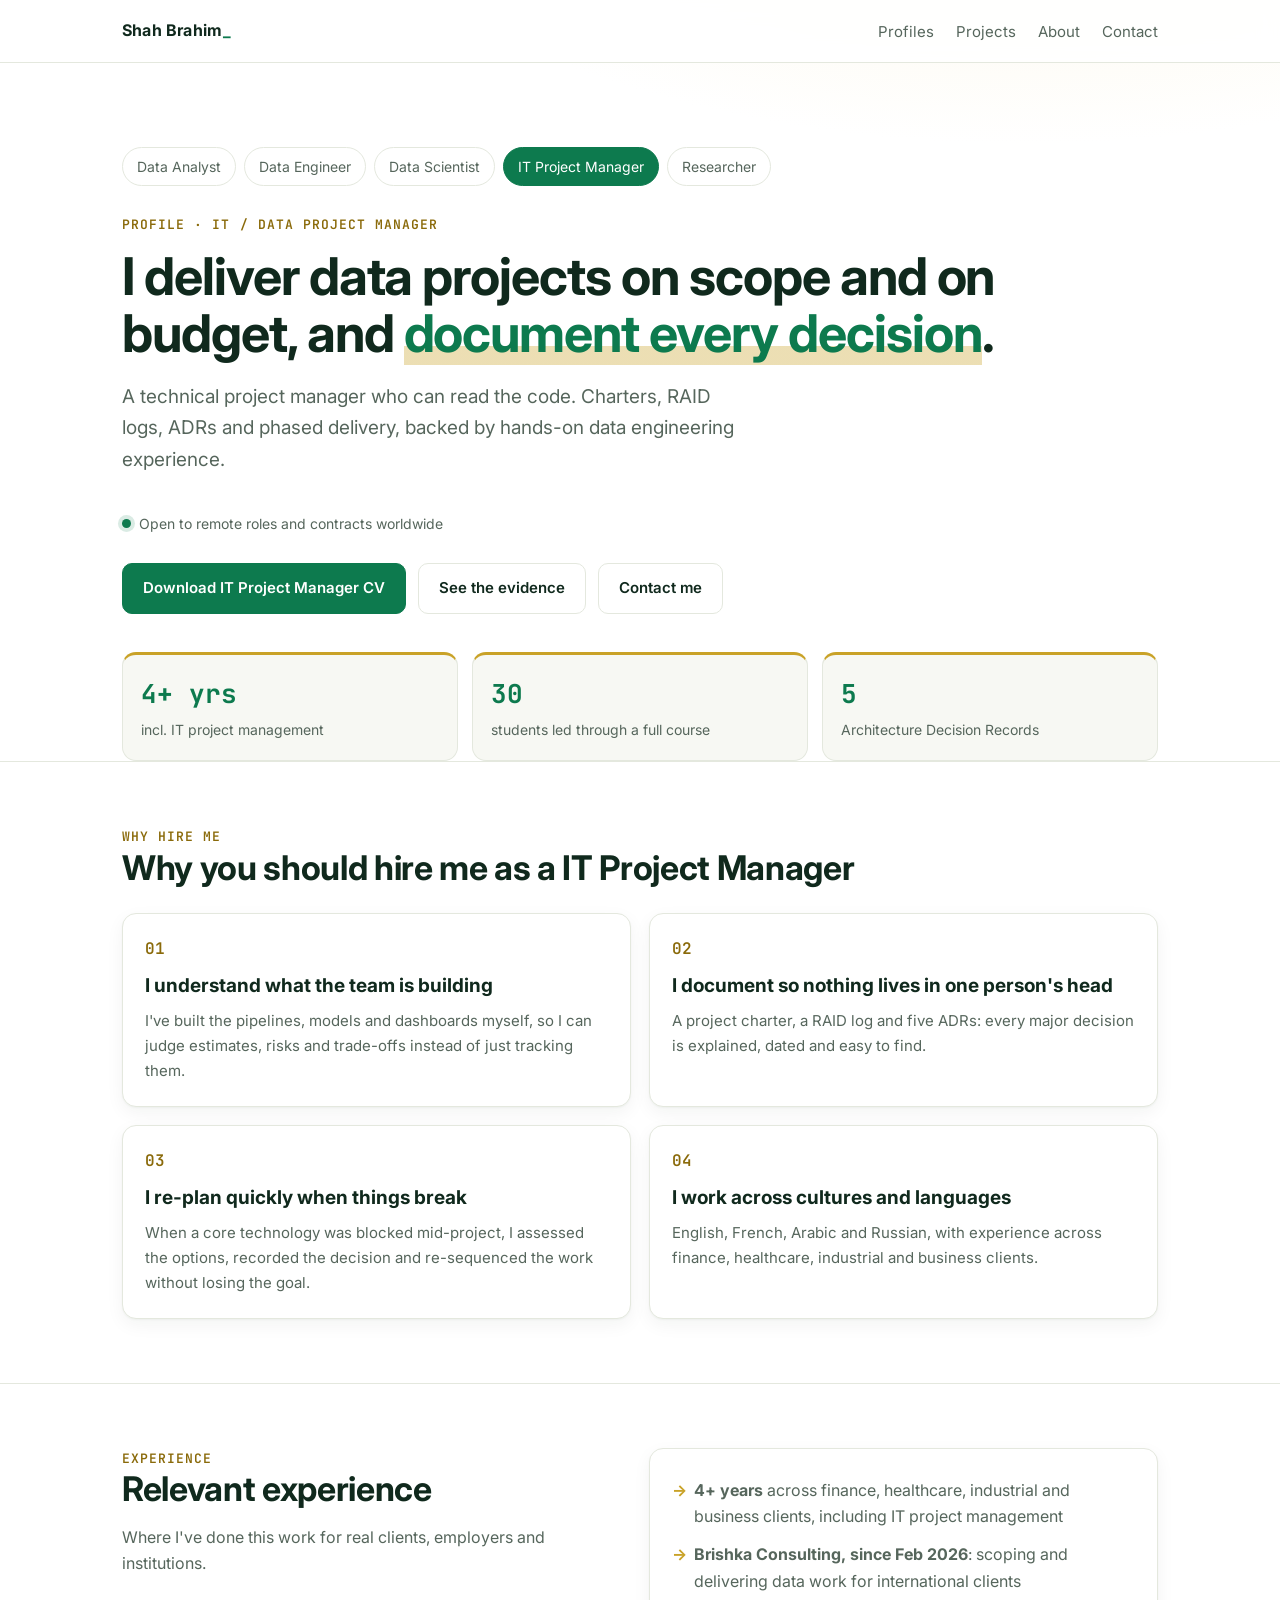
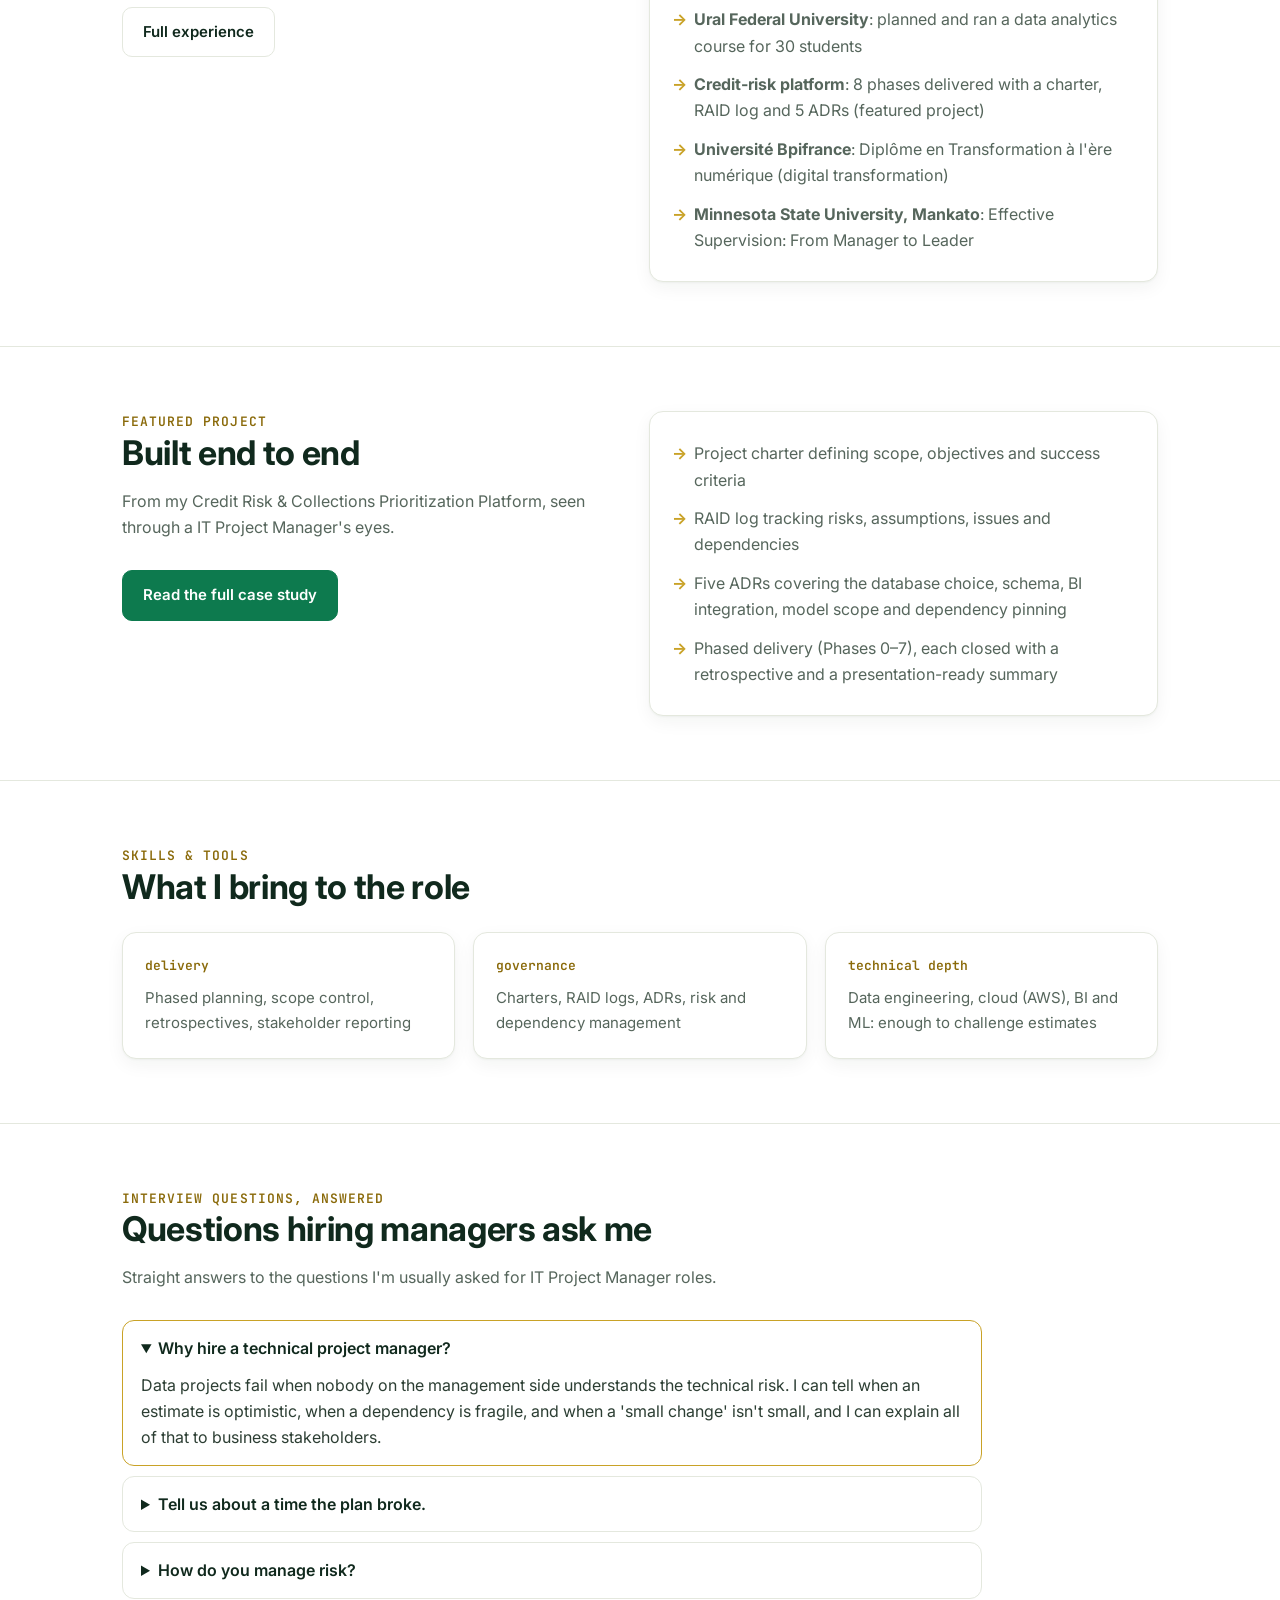
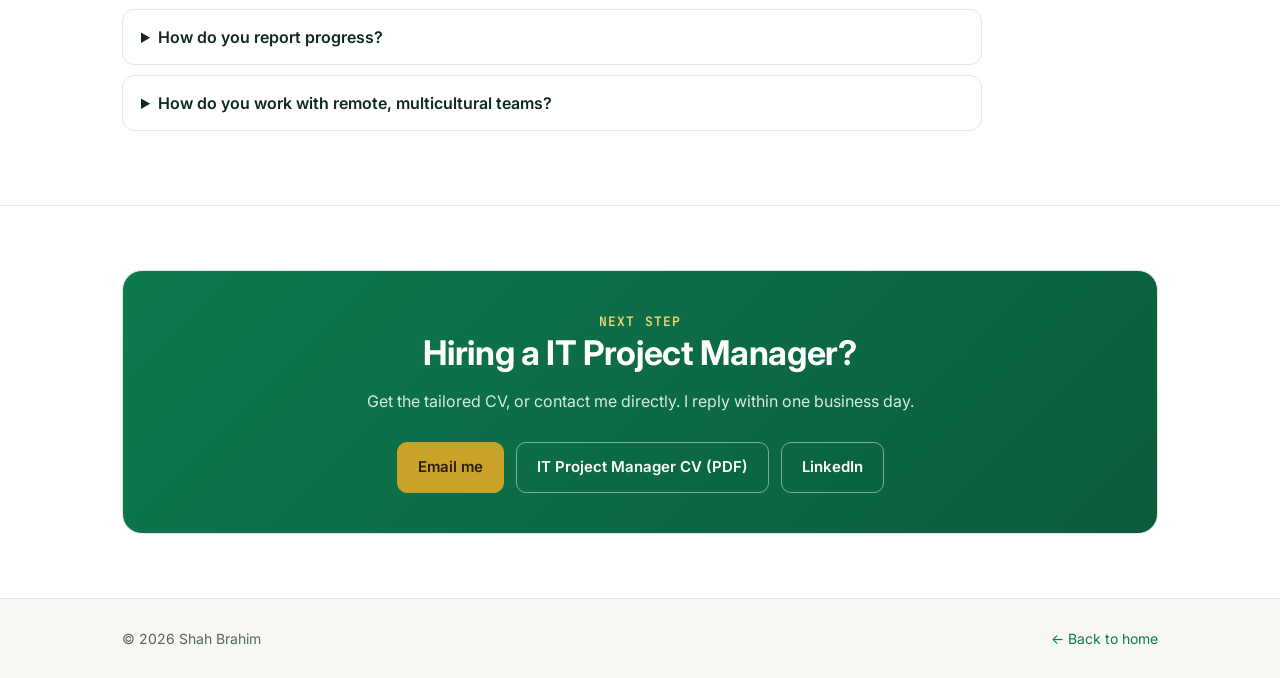
<file: it-project-manager/index.html>
<!DOCTYPE html>
<html lang="en">
<head>
<meta charset="utf-8">
<meta name="viewport" content="width=device-width,initial-scale=1">
<title>Shah Brahim — IT / Data Project Manager</title>
<link rel="canonical" href="https://shahbrahim.tech/it-project-manager/">
<meta name="description" content="A technical project manager who can read the code. Charters, RAID logs, ADRs and phased delivery, backed by hands-on data engineering experience.">
<meta property="og:title" content="Shah Brahim — IT / Data Project Manager">
<meta property="og:description" content="A technical project manager who can read the code. Charters, RAID logs, ADRs and phased delivery, backed by hands-on data engineering experience.">
<meta property="og:image" content="https://shahbrahim.tech/assets/img/overview.png">
<link rel="preconnect" href="https://fonts.googleapis.com"><link rel="preconnect" href="https://fonts.gstatic.com" crossorigin>
<link href="https://fonts.googleapis.com/css2?family=Inter:wght@400;600;700&family=JetBrains+Mono:wght@400;600&display=swap" rel="stylesheet">
<link rel="stylesheet" href="../assets/style.css">
</head>
<body>
<header class="nav"><div class="wrap">
  <a class="brand" href="../index.html">Shah Brahim<span>_</span></a>
  <nav><ul>
    <li><a href="../index.html#profiles">Profiles</a></li>
    <li><a href="../index.html#work">Projects</a></li>
    <li class="hide-sm"><a href="../index.html#about">About</a></li>
    <li><a href="../index.html#contact">Contact</a></li>
  </ul></nav>
</div></header>
<main><div class="wrap">
<div class="hero" style="padding-bottom:30px">
  <div class="pills"><a class="pill" href="../data-analyst/">Data Analyst</a><a class="pill" href="../data-engineer/">Data Engineer</a><a class="pill" href="../data-scientist/">Data Scientist</a><a class="pill on" href="../it-project-manager/">IT Project Manager</a><a class="pill" href="../researcher/">Researcher</a></div>
  <div class="eyebrow" style="margin-top:28px">Profile · IT / Data Project Manager</div>
  <h1>I deliver data projects on scope and on budget, and <em>document every decision</em>.</h1>
  <p class="lead">A technical project manager who can read the code. Charters, RAID logs, ADRs and phased delivery, backed by hands-on data engineering experience.</p>
  <div class="avail"><span class="dot"></span>Open to remote roles and contracts worldwide</div>
  <div class="btns">
    <a class="btn primary" href="../assets/cv/Shah-Brahim-CV-it-project-manager.pdf" target="_blank">Download IT Project Manager CV</a>
    <a class="btn" href="../projects/credit-risk.html">See the evidence</a>
    <a class="btn" href="../index.html#contact">Contact me</a>
  </div>
</div>
<div class="stats" style="grid-template-columns:repeat(3,1fr)"><div class="stat"><b>4+ yrs</b><span>incl. IT project management</span></div><div class="stat"><b>30</b><span>students led through a full course</span></div><div class="stat"><b>5</b><span>Architecture Decision Records</span></div></div>
</div>

<section><div class="wrap">
  <div class="eyebrow">Why hire me</div>
  <h2>Why you should hire me as a IT Project Manager</h2>
  <div class="grid2" style="margin-top:24px"><div class="card why"><span class="num">01</span><h3>I understand what the team is building</h3><p>I've built the pipelines, models and dashboards myself, so I can judge estimates, risks and trade-offs instead of just tracking them.</p></div><div class="card why"><span class="num">02</span><h3>I document so nothing lives in one person's head</h3><p>A project charter, a RAID log and five ADRs: every major decision is explained, dated and easy to find.</p></div><div class="card why"><span class="num">03</span><h3>I re-plan quickly when things break</h3><p>When a core technology was blocked mid-project, I assessed the options, recorded the decision and re-sequenced the work without losing the goal.</p></div><div class="card why"><span class="num">04</span><h3>I work across cultures and languages</h3><p>English, French, Arabic and Russian, with experience across finance, healthcare, industrial and business clients.</p></div></div>
</div></section>

<section><div class="wrap grid2" style="align-items:start">
  <div>
    <div class="eyebrow">Experience</div>
    <h2>Relevant experience</h2>
    <p class="sub">Where I've done this work for real clients, employers and institutions.</p>
    <a class="btn" href="../index.html#experience">Full experience</a>
  </div>
  <div class="card"><ul class="clean"><li><b>4+ years</b> across finance, healthcare, industrial and business clients, including IT project management</li><li><b>Brishka Consulting, since Feb 2026</b>: scoping and delivering data work for international clients</li><li><b>Ural Federal University</b>: planned and ran a data analytics course for 30 students</li><li><b>Credit-risk platform</b>: 8 phases delivered with a charter, RAID log and 5 ADRs (featured project)</li><li><b>Université Bpifrance</b>: Diplôme en Transformation à l'ère numérique (digital transformation)</li><li><b>Minnesota State University, Mankato</b>: Effective Supervision: From Manager to Leader</li></ul></div>
</div></section>

<section><div class="wrap grid2" style="align-items:start">
  <div>
    <div class="eyebrow">Featured project</div>
    <h2>Built end to end</h2>
    <p class="sub">From my Credit Risk &amp; Collections Prioritization Platform, seen through a IT Project Manager's eyes.</p>
    <a class="btn primary" href="../projects/credit-risk.html">Read the full case study</a>
  </div>
  <div class="card"><ul class="clean"><li>Project charter defining scope, objectives and success criteria</li><li>RAID log tracking risks, assumptions, issues and dependencies</li><li>Five ADRs covering the database choice, schema, BI integration, model scope and dependency pinning</li><li>Phased delivery (Phases 0–7), each closed with a retrospective and a presentation-ready summary</li></ul></div>
</div></section>

<section><div class="wrap">
  <div class="eyebrow">Skills &amp; tools</div>
  <h2>What I bring to the role</h2>
  <div class="grid3" style="margin-top:24px"><div class="card"><span class="icon">delivery</span><p>Phased planning, scope control, retrospectives, stakeholder reporting</p></div><div class="card"><span class="icon">governance</span><p>Charters, RAID logs, ADRs, risk and dependency management</p></div><div class="card"><span class="icon">technical depth</span><p>Data engineering, cloud (AWS), BI and ML: enough to challenge estimates</p></div></div>
</div></section>

<section><div class="wrap">
  <div class="eyebrow">Interview questions, answered</div>
  <h2>Questions hiring managers ask me</h2>
  <p class="sub">Straight answers to the questions I'm usually asked for IT Project Manager roles.</p>
  <div class="prose" style="max-width:860px"><details open><summary>Why hire a technical project manager?</summary><p>Data projects fail when nobody on the management side understands the technical risk. I can tell when an estimate is optimistic, when a dependency is fragile, and when a 'small change' isn't small, and I can explain all of that to business stakeholders.</p></details><details><summary>Tell us about a time the plan broke.</summary><p>Midway through my credit-risk platform, both planned databases were blocked by the cloud provider. I logged it as an issue, compared the alternatives, recorded the decision in ADR-001 and re-planned the downstream phases. The project still finished in scope and at zero cost.</p></details><details><summary>How do you manage risk?</summary><p>I keep a living RAID log from day one and review it at each phase gate. Any decision with long-term consequences gets an ADR, so the reasoning survives after the meeting ends.</p></details><details><summary>How do you report progress?</summary><p>With short, regular updates built around working output, not slides: what was delivered, what's at risk, and what I need from stakeholders.</p></details><details><summary>How do you work with remote, multicultural teams?</summary><p>I work in four languages, write things down, and plan around overlapping hours. Clear written scope and decisions matter more in remote teams than in any office.</p></details></div>
</div></section>

<section><div class="wrap"><div class="contact">
  <div class="eyebrow">Next step</div>
  <h2>Hiring a IT Project Manager?</h2>
  <p class="sub" style="margin:0 auto 6px">Get the tailored CV, or contact me directly. I reply within one business day.</p>
  <div class="btns">
    <a class="btn gold" href="mailto:YOUR_EMAIL">Email me</a>
    <a class="btn" href="../assets/cv/Shah-Brahim-CV-it-project-manager.pdf" target="_blank">IT Project Manager CV (PDF)</a>
    <a class="btn" href="LINKEDIN_URL" target="_blank" rel="noopener">LinkedIn</a>
  </div>
</div></div></section>
</main>
<footer><div class="wrap"><span>© 2026 Shah Brahim</span><a href="../index.html">← Back to home</a></div></footer>
</body>
</html>
</file>
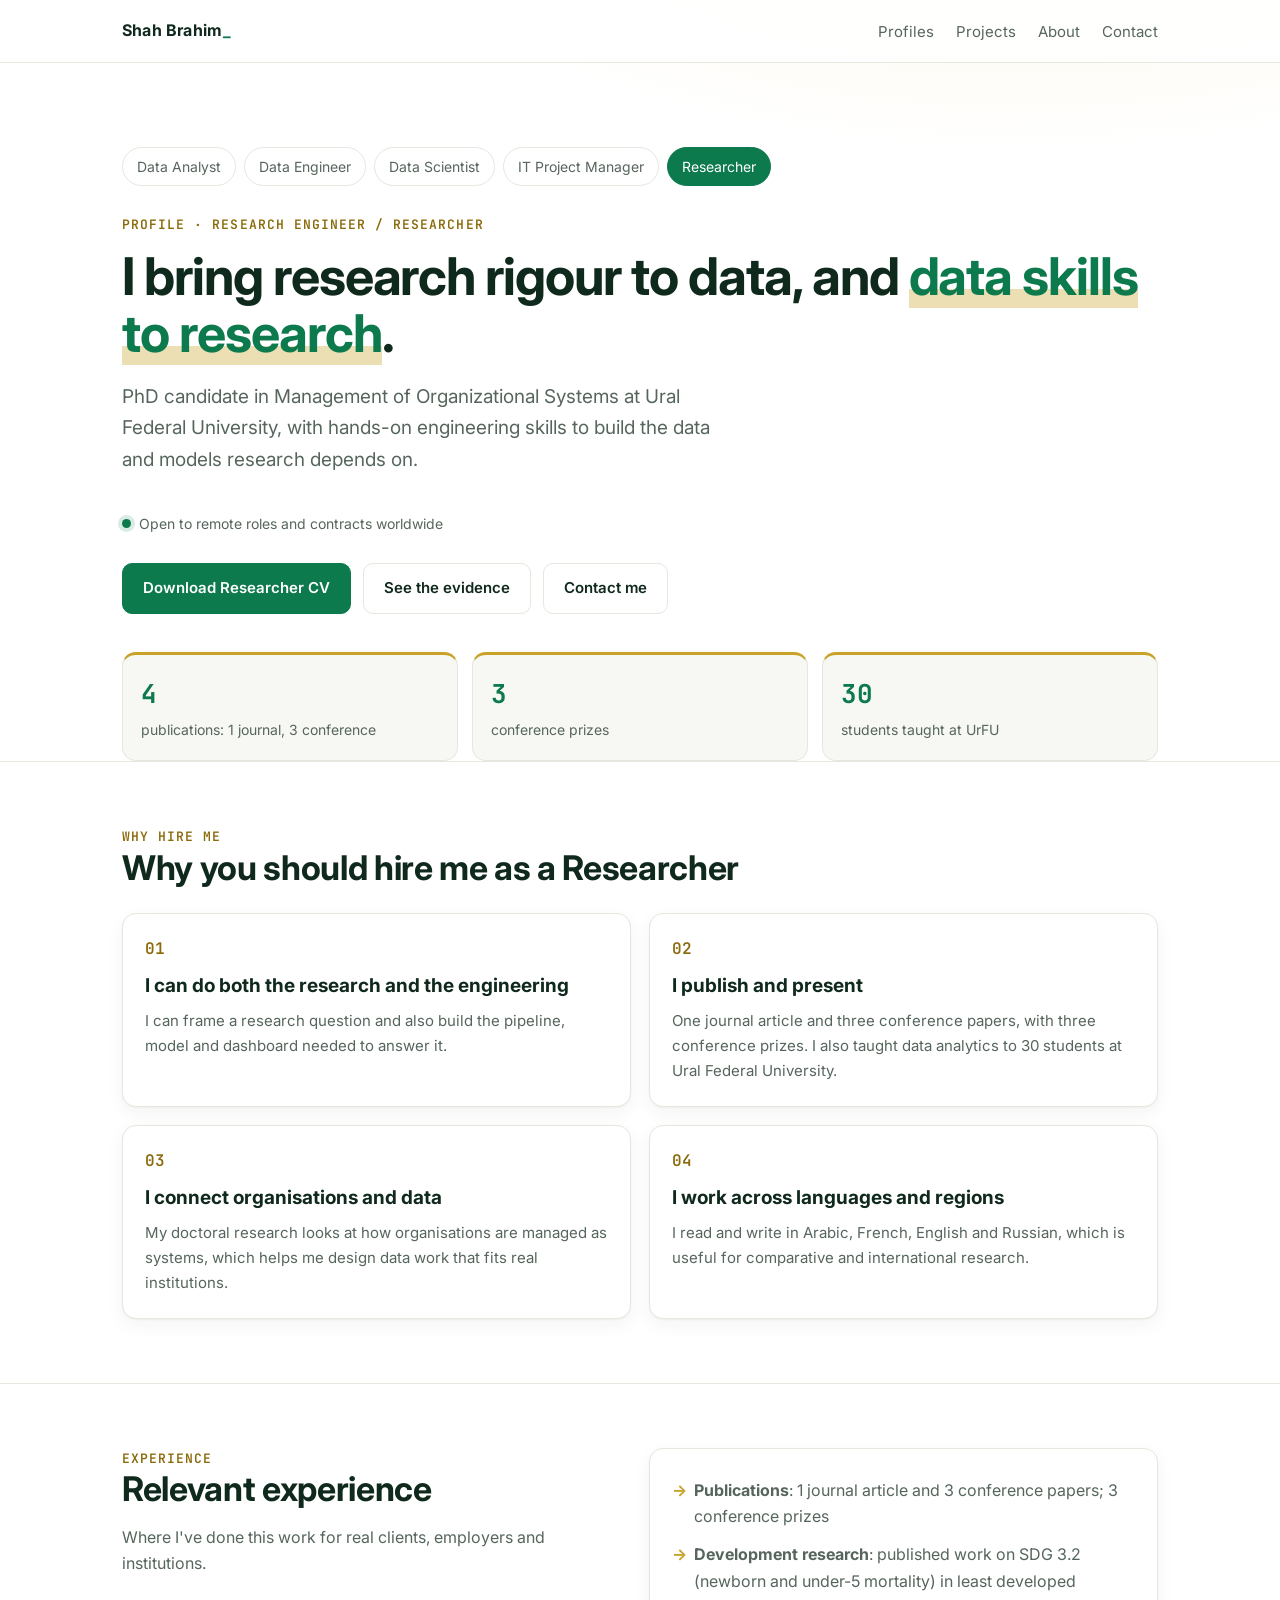
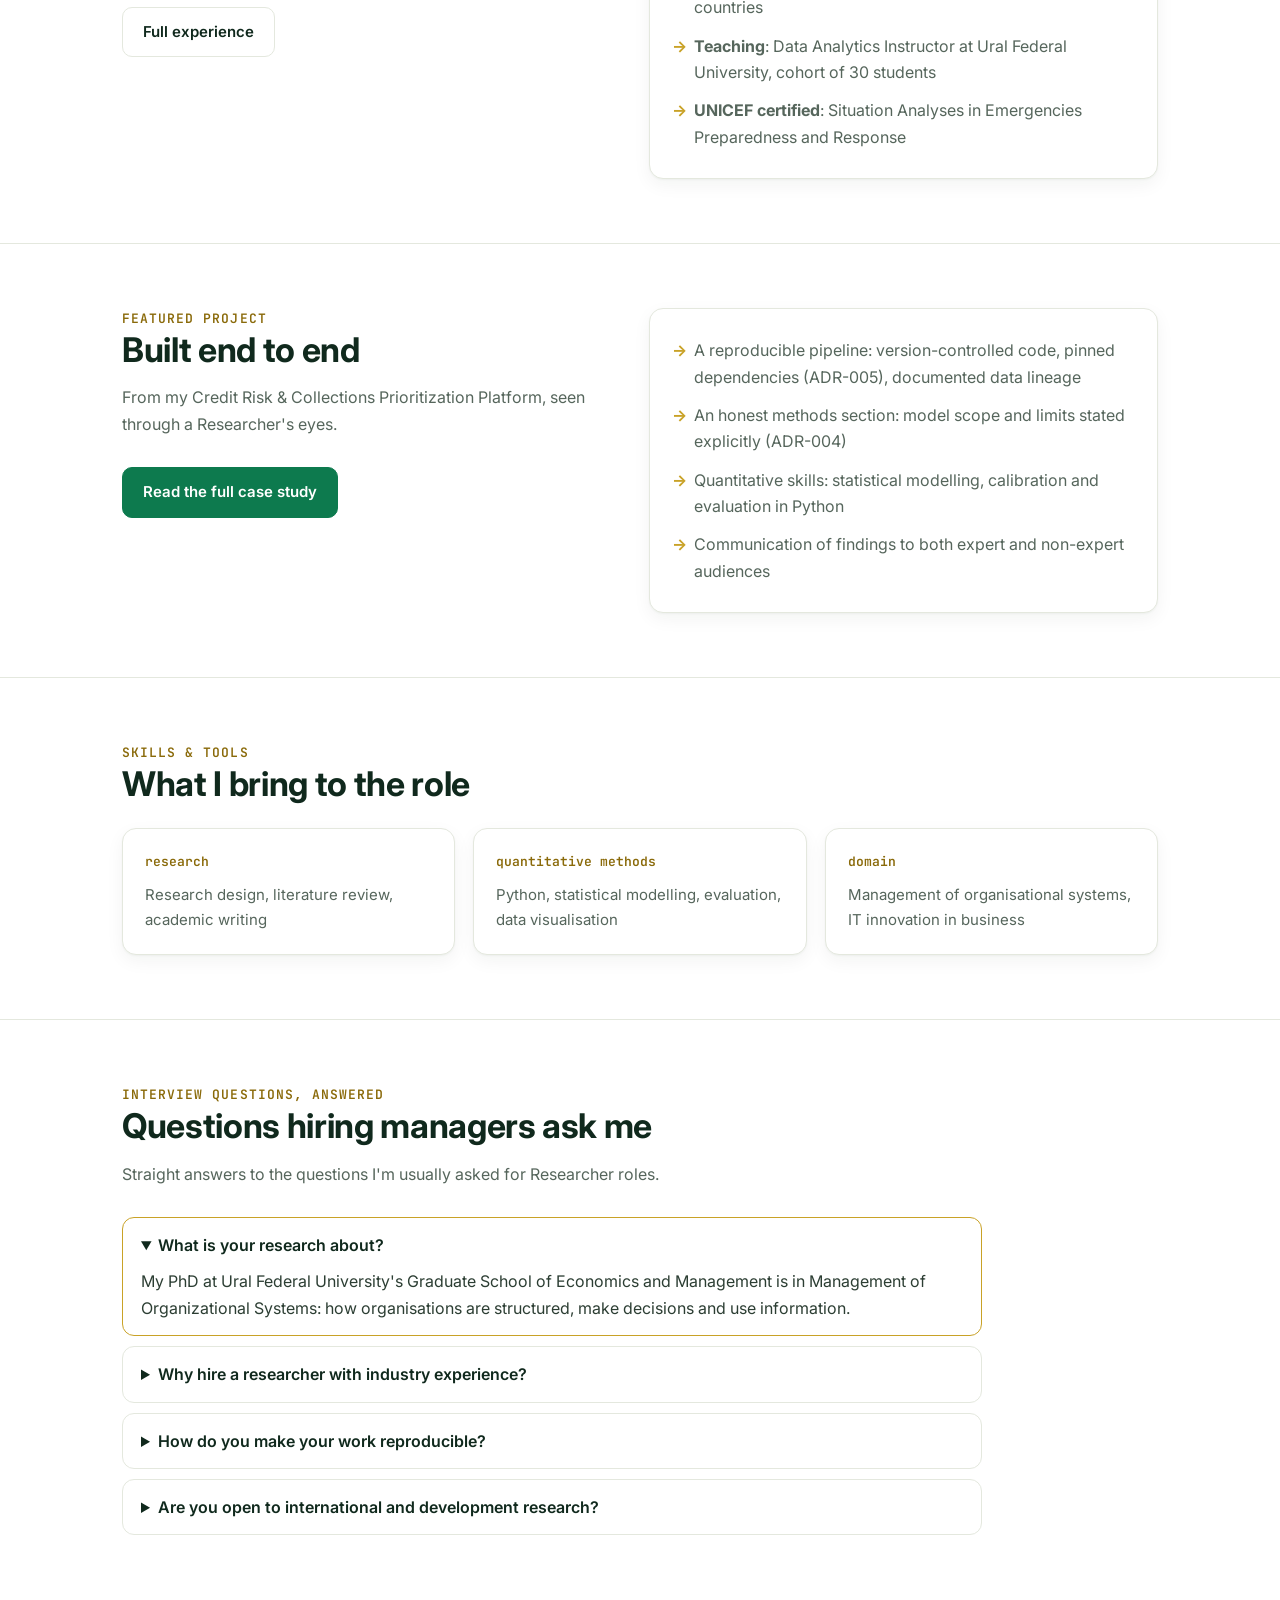
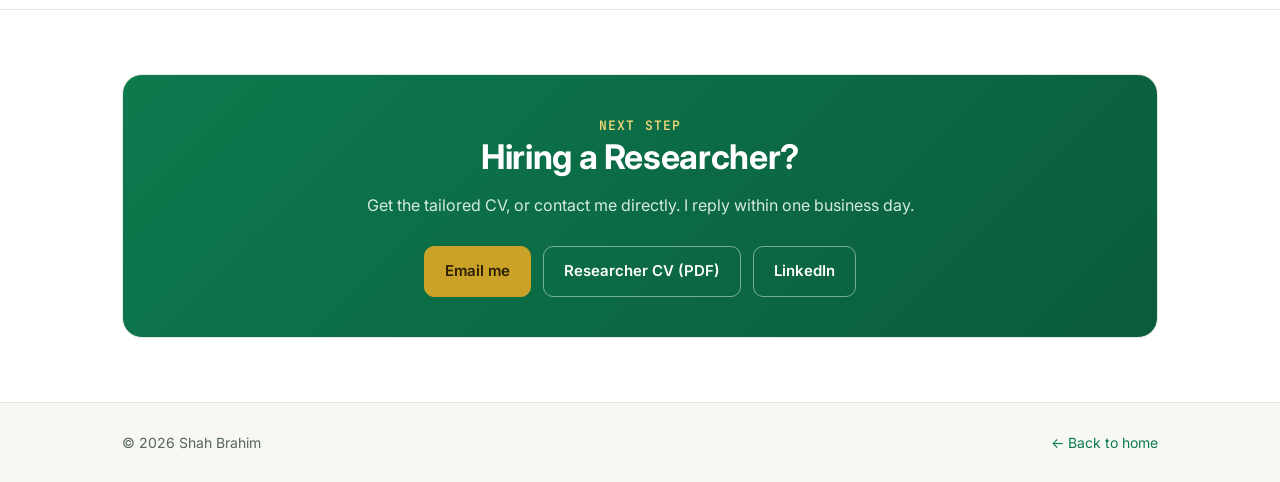
<file: researcher/index.html>
<!DOCTYPE html>
<html lang="en">
<head>
<meta charset="utf-8">
<meta name="viewport" content="width=device-width,initial-scale=1">
<title>Shah Brahim — Research Engineer / Researcher</title>
<link rel="canonical" href="https://shahbrahim.tech/researcher/">
<meta name="description" content="PhD candidate in Management of Organizational Systems at Ural Federal University, with hands-on engineering skills to build the data and models research depends on.">
<meta property="og:title" content="Shah Brahim — Research Engineer / Researcher">
<meta property="og:description" content="PhD candidate in Management of Organizational Systems at Ural Federal University, with hands-on engineering skills to build the data and models research depends on.">
<meta property="og:image" content="https://shahbrahim.tech/assets/img/overview.png">
<link rel="preconnect" href="https://fonts.googleapis.com"><link rel="preconnect" href="https://fonts.gstatic.com" crossorigin>
<link href="https://fonts.googleapis.com/css2?family=Inter:wght@400;600;700&family=JetBrains+Mono:wght@400;600&display=swap" rel="stylesheet">
<link rel="stylesheet" href="../assets/style.css">
</head>
<body>
<header class="nav"><div class="wrap">
  <a class="brand" href="../index.html">Shah Brahim<span>_</span></a>
  <nav><ul>
    <li><a href="../index.html#profiles">Profiles</a></li>
    <li><a href="../index.html#work">Projects</a></li>
    <li class="hide-sm"><a href="../index.html#about">About</a></li>
    <li><a href="../index.html#contact">Contact</a></li>
  </ul></nav>
</div></header>
<main><div class="wrap">
<div class="hero" style="padding-bottom:30px">
  <div class="pills"><a class="pill" href="../data-analyst/">Data Analyst</a><a class="pill" href="../data-engineer/">Data Engineer</a><a class="pill" href="../data-scientist/">Data Scientist</a><a class="pill" href="../it-project-manager/">IT Project Manager</a><a class="pill on" href="../researcher/">Researcher</a></div>
  <div class="eyebrow" style="margin-top:28px">Profile · Research Engineer / Researcher</div>
  <h1>I bring research rigour to data, and <em>data skills to research</em>.</h1>
  <p class="lead">PhD candidate in Management of Organizational Systems at Ural Federal University, with hands-on engineering skills to build the data and models research depends on.</p>
  <div class="avail"><span class="dot"></span>Open to remote roles and contracts worldwide</div>
  <div class="btns">
    <a class="btn primary" href="../assets/cv/Shah-Brahim-CV-researcher.pdf" target="_blank">Download Researcher CV</a>
    <a class="btn" href="../projects/credit-risk.html">See the evidence</a>
    <a class="btn" href="../index.html#contact">Contact me</a>
  </div>
</div>
<div class="stats" style="grid-template-columns:repeat(3,1fr)"><div class="stat"><b>4</b><span>publications: 1 journal, 3 conference</span></div><div class="stat"><b>3</b><span>conference prizes</span></div><div class="stat"><b>30</b><span>students taught at UrFU</span></div></div>
</div>

<section><div class="wrap">
  <div class="eyebrow">Why hire me</div>
  <h2>Why you should hire me as a Researcher</h2>
  <div class="grid2" style="margin-top:24px"><div class="card why"><span class="num">01</span><h3>I can do both the research and the engineering</h3><p>I can frame a research question and also build the pipeline, model and dashboard needed to answer it.</p></div><div class="card why"><span class="num">02</span><h3>I publish and present</h3><p>One journal article and three conference papers, with three conference prizes. I also taught data analytics to 30 students at Ural Federal University.</p></div><div class="card why"><span class="num">03</span><h3>I connect organisations and data</h3><p>My doctoral research looks at how organisations are managed as systems, which helps me design data work that fits real institutions.</p></div><div class="card why"><span class="num">04</span><h3>I work across languages and regions</h3><p>I read and write in Arabic, French, English and Russian, which is useful for comparative and international research.</p></div></div>
</div></section>

<section><div class="wrap grid2" style="align-items:start">
  <div>
    <div class="eyebrow">Experience</div>
    <h2>Relevant experience</h2>
    <p class="sub">Where I've done this work for real clients, employers and institutions.</p>
    <a class="btn" href="../index.html#experience">Full experience</a>
  </div>
  <div class="card"><ul class="clean"><li><b>Publications</b>: 1 journal article and 3 conference papers; 3 conference prizes</li><li><b>Development research</b>: published work on SDG 3.2 (newborn and under-5 mortality) in least developed countries</li><li><b>Teaching</b>: Data Analytics Instructor at Ural Federal University, cohort of 30 students</li><li><b>UNICEF certified</b>: Situation Analyses in Emergencies Preparedness and Response</li></ul></div>
</div></section>

<section><div class="wrap grid2" style="align-items:start">
  <div>
    <div class="eyebrow">Featured project</div>
    <h2>Built end to end</h2>
    <p class="sub">From my Credit Risk &amp; Collections Prioritization Platform, seen through a Researcher's eyes.</p>
    <a class="btn primary" href="../projects/credit-risk.html">Read the full case study</a>
  </div>
  <div class="card"><ul class="clean"><li>A reproducible pipeline: version-controlled code, pinned dependencies (ADR-005), documented data lineage</li><li>An honest methods section: model scope and limits stated explicitly (ADR-004)</li><li>Quantitative skills: statistical modelling, calibration and evaluation in Python</li><li>Communication of findings to both expert and non-expert audiences</li></ul></div>
</div></section>

<section><div class="wrap">
  <div class="eyebrow">Skills &amp; tools</div>
  <h2>What I bring to the role</h2>
  <div class="grid3" style="margin-top:24px"><div class="card"><span class="icon">research</span><p>Research design, literature review, academic writing</p></div><div class="card"><span class="icon">quantitative methods</span><p>Python, statistical modelling, evaluation, data visualisation</p></div><div class="card"><span class="icon">domain</span><p>Management of organisational systems, IT innovation in business</p></div></div>
</div></section>

<section><div class="wrap">
  <div class="eyebrow">Interview questions, answered</div>
  <h2>Questions hiring managers ask me</h2>
  <p class="sub">Straight answers to the questions I'm usually asked for Researcher roles.</p>
  <div class="prose" style="max-width:860px"><details open><summary>What is your research about?</summary><p>My PhD at Ural Federal University's Graduate School of Economics and Management is in Management of Organizational Systems: how organisations are structured, make decisions and use information.</p></details><details><summary>Why hire a researcher with industry experience?</summary><p>Because I can move a project from question to working evidence without waiting for a separate engineering team. I've built the data pipelines, models and dashboards myself.</p></details><details><summary>How do you make your work reproducible?</summary><p>Everything is version-controlled, dependencies are pinned, and each major methodological decision is written down with its reasoning, the same discipline I use for ADRs in engineering.</p></details><details><summary>Are you open to international and development research?</summary><p>Yes. I'm particularly interested in roles with international organisations and research institutes, where my languages and Africa/MENA background add value.</p></details></div>
</div></section>

<section><div class="wrap"><div class="contact">
  <div class="eyebrow">Next step</div>
  <h2>Hiring a Researcher?</h2>
  <p class="sub" style="margin:0 auto 6px">Get the tailored CV, or contact me directly. I reply within one business day.</p>
  <div class="btns">
    <a class="btn gold" href="mailto:YOUR_EMAIL">Email me</a>
    <a class="btn" href="../assets/cv/Shah-Brahim-CV-researcher.pdf" target="_blank">Researcher CV (PDF)</a>
    <a class="btn" href="LINKEDIN_URL" target="_blank" rel="noopener">LinkedIn</a>
  </div>
</div></div></section>
</main>
<footer><div class="wrap"><span>© 2026 Shah Brahim</span><a href="../index.html">← Back to home</a></div></footer>
</body>
</html>
</file>
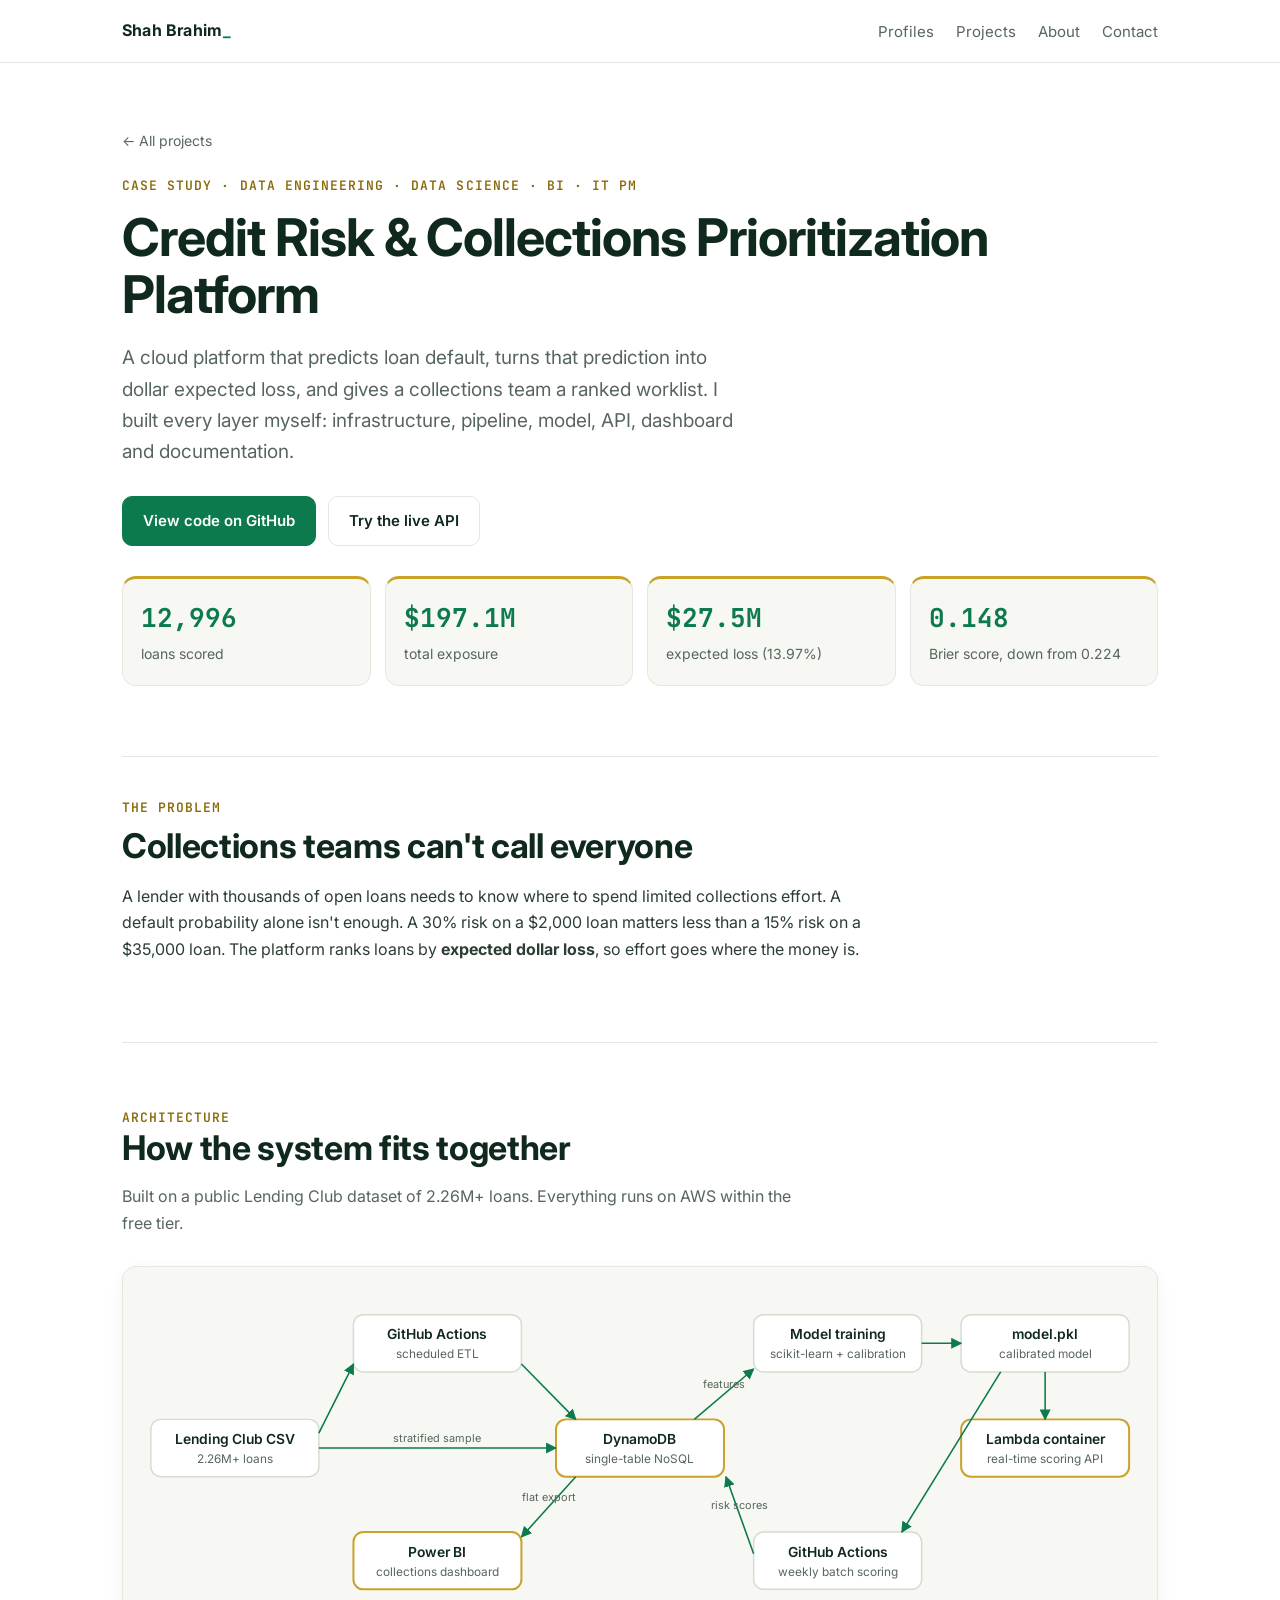
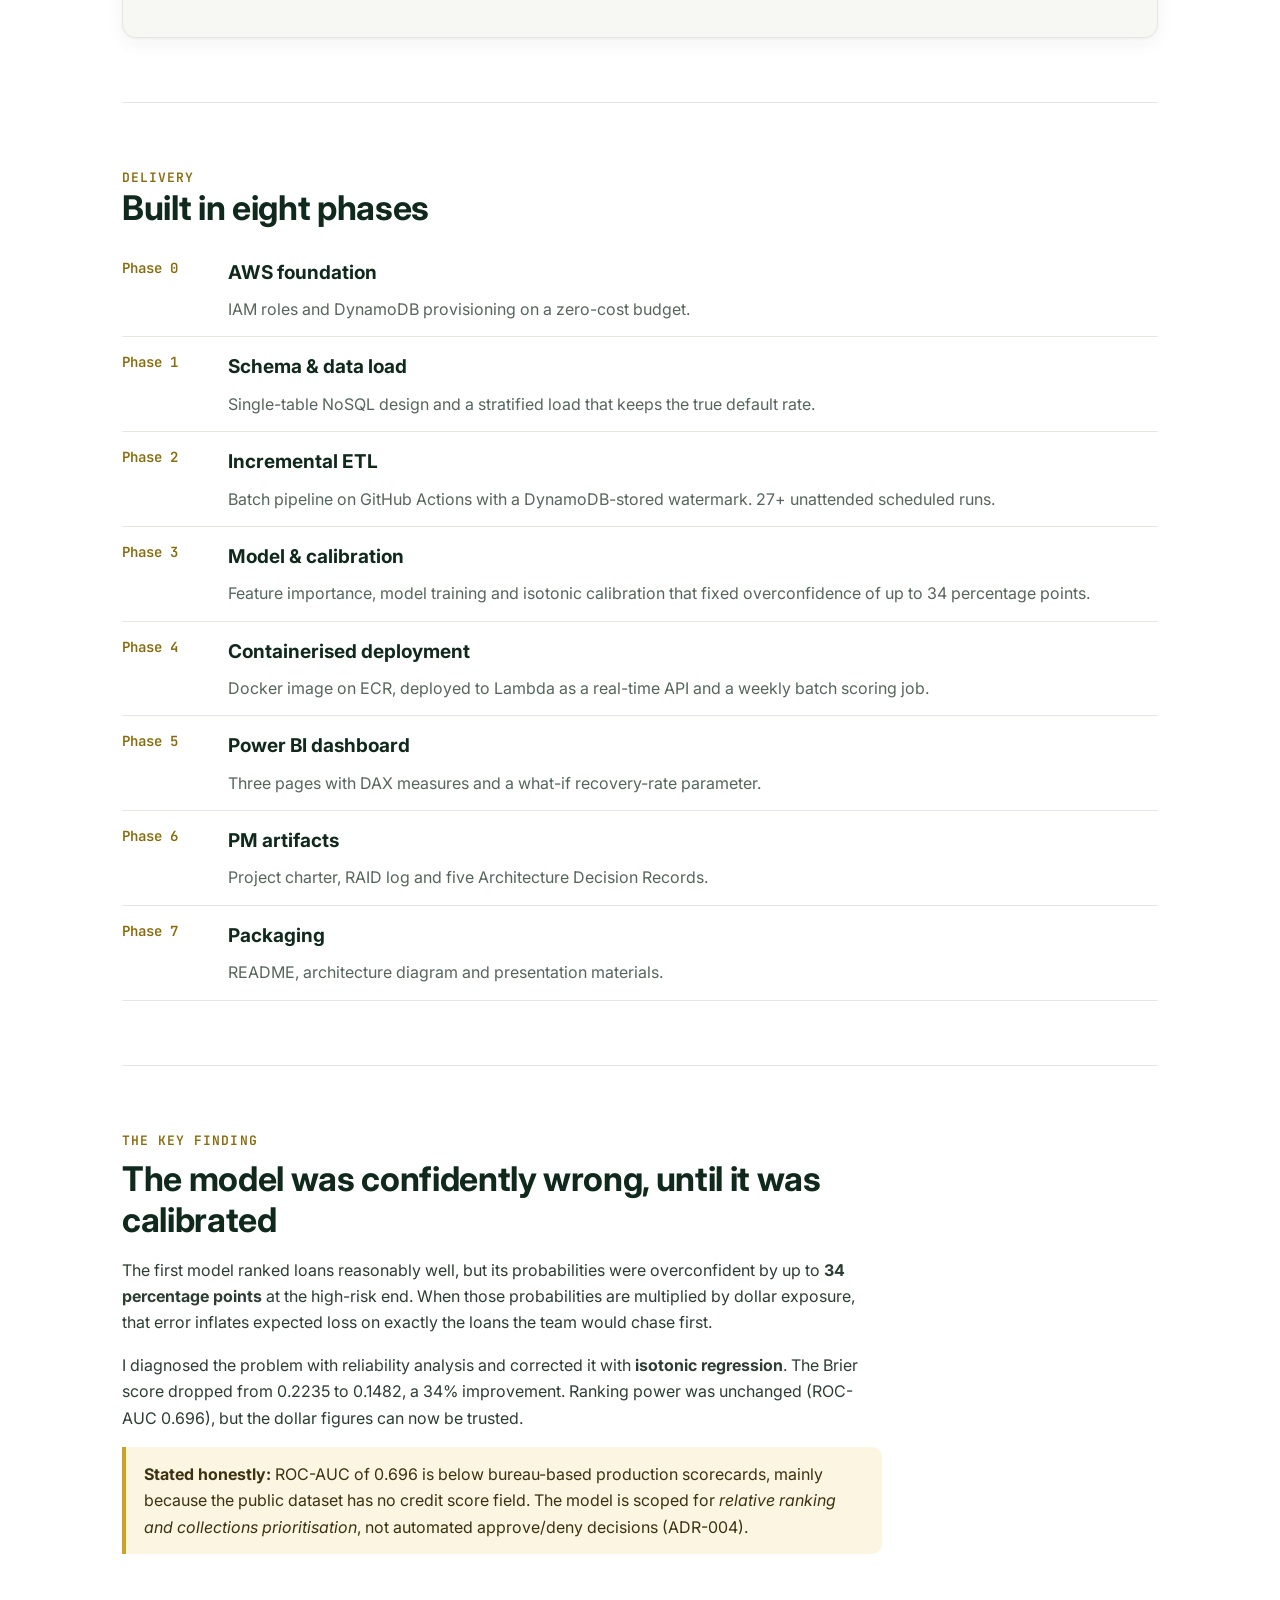
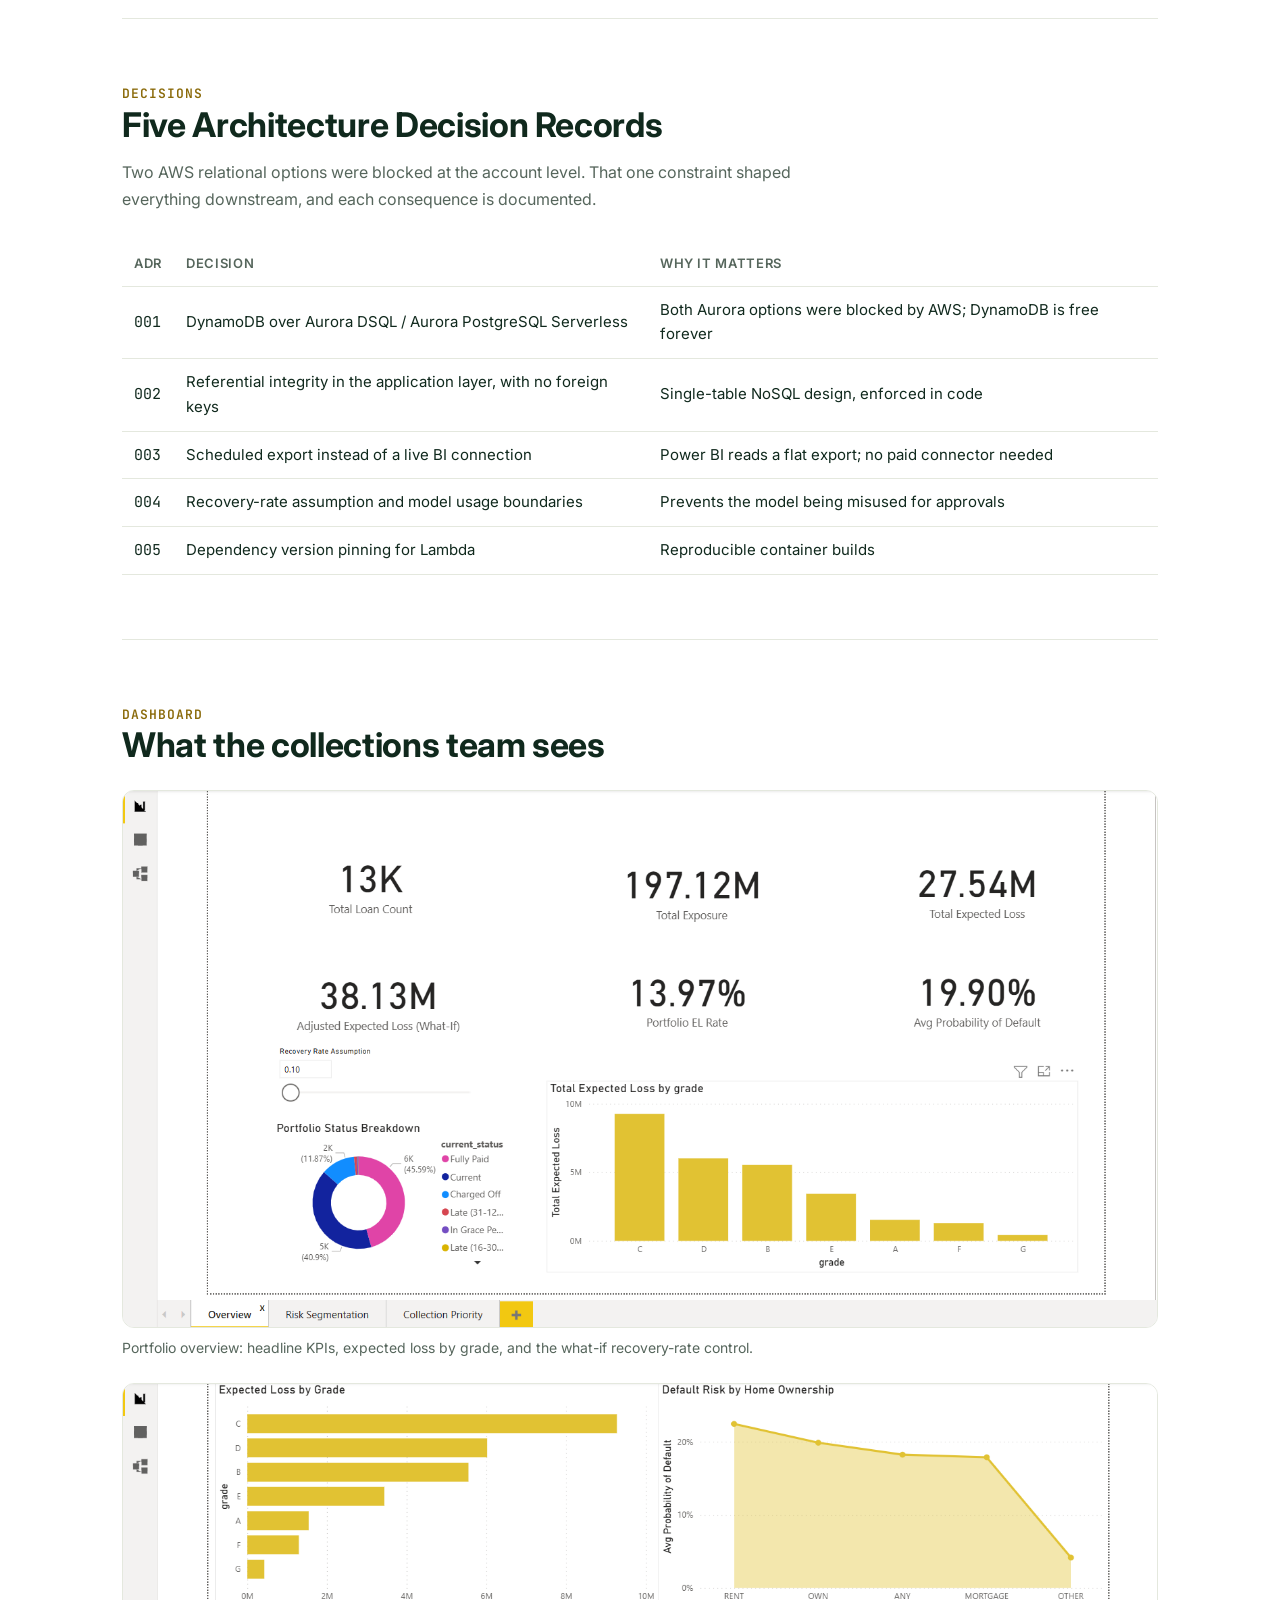
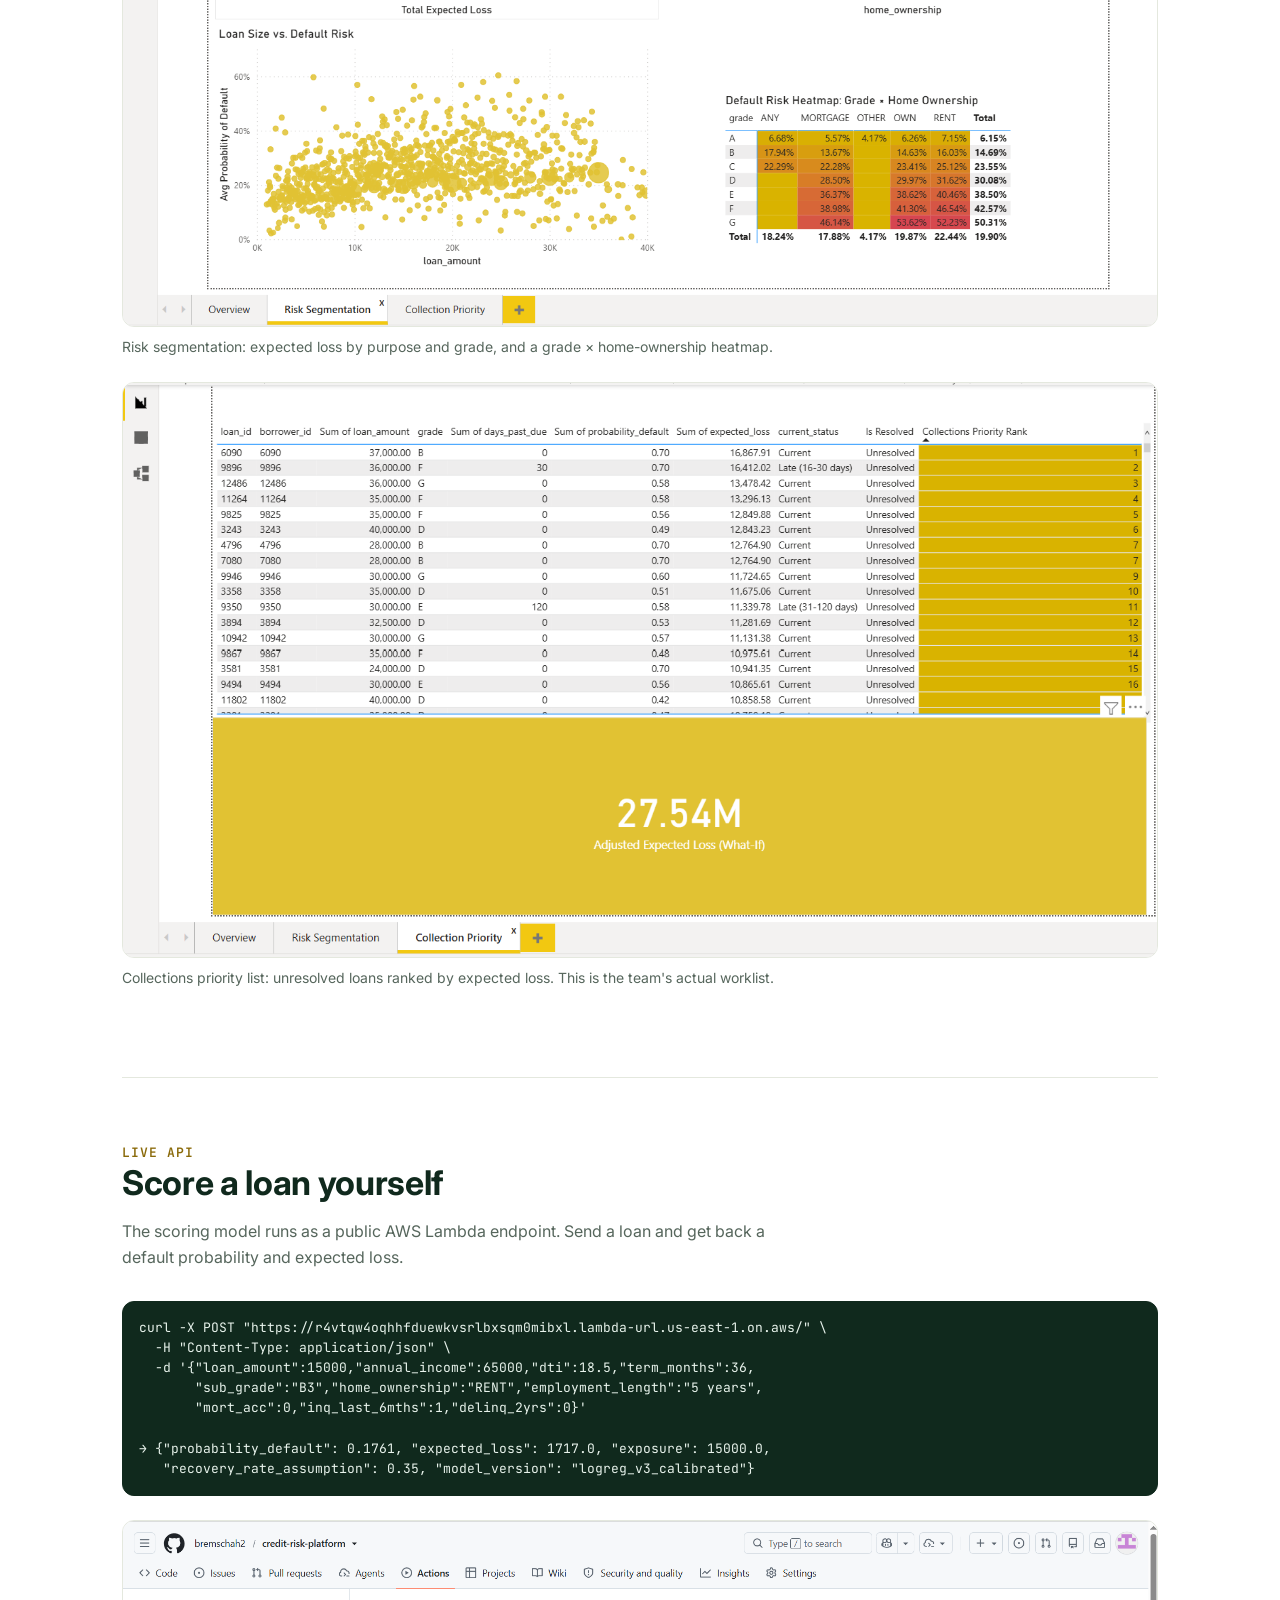
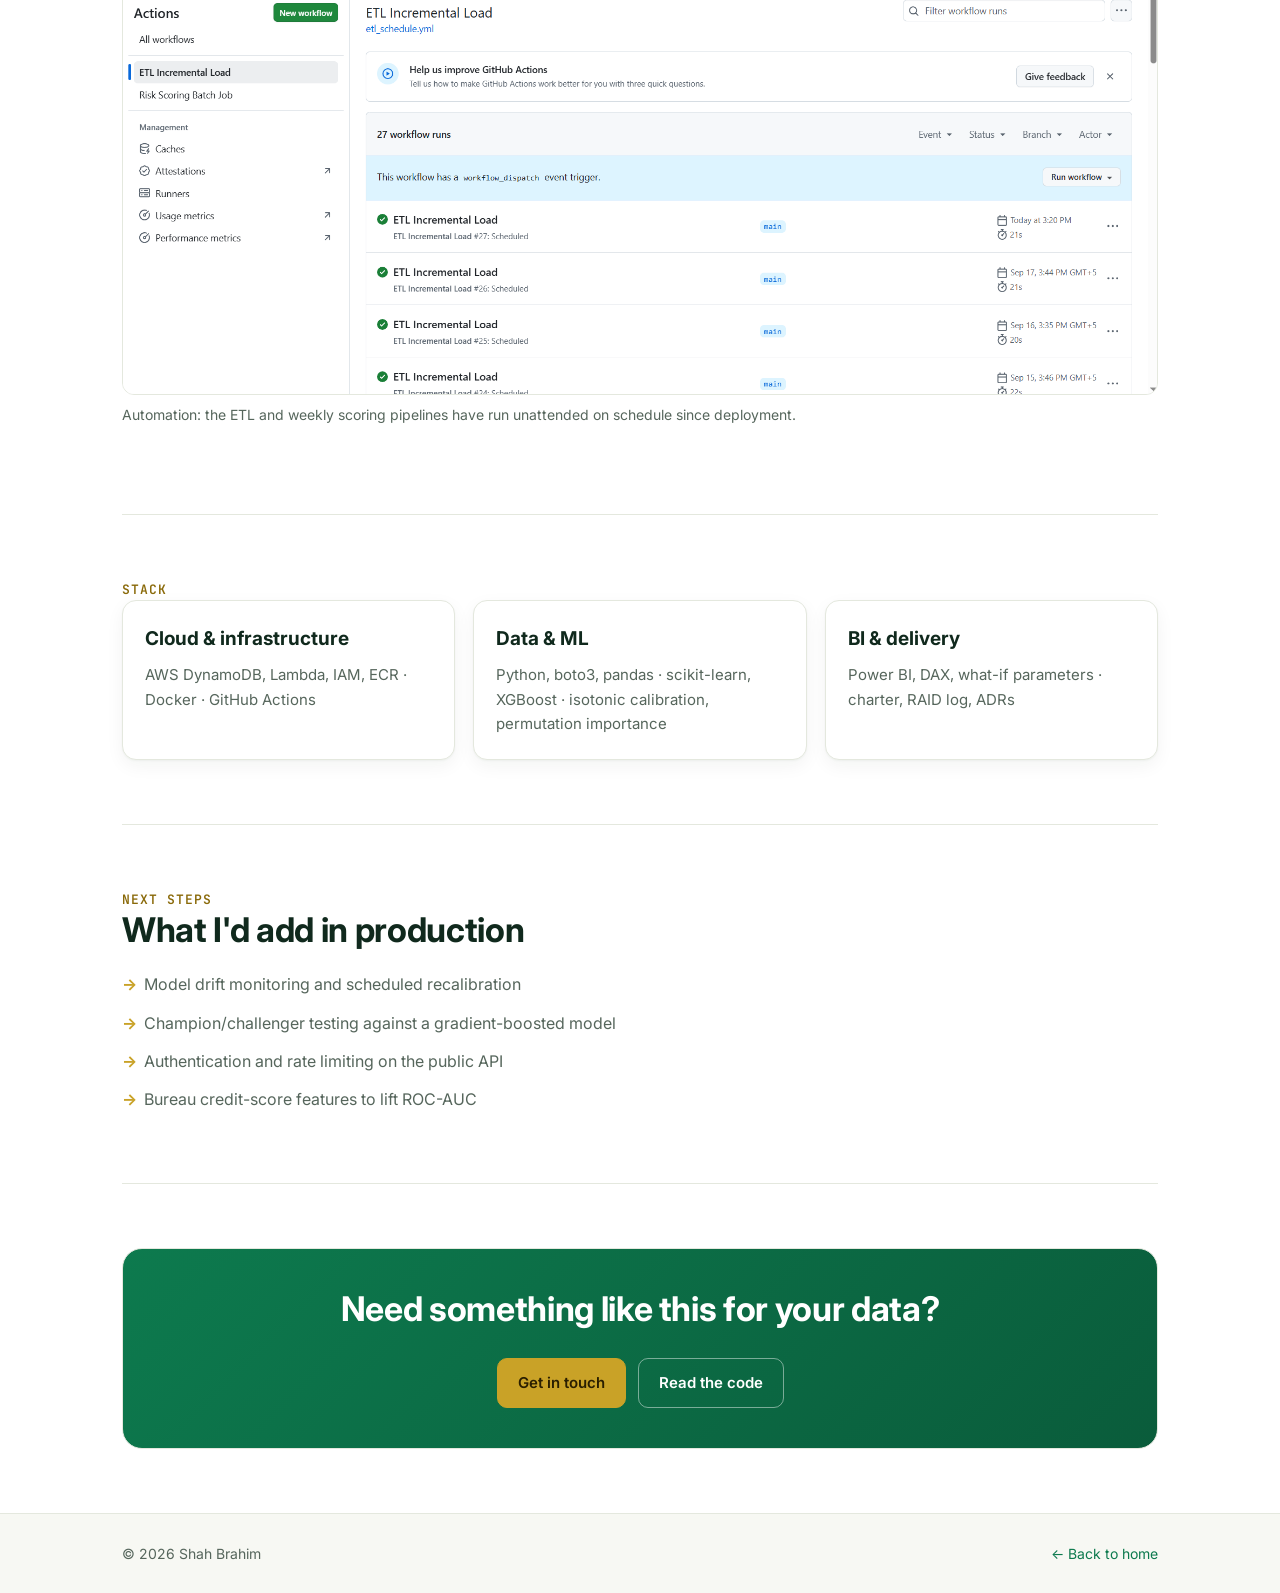
<file: projects/credit-risk.html>
<!DOCTYPE html>
<html lang="en">
<head>
<meta charset="utf-8">
<meta name="viewport" content="width=device-width,initial-scale=1">
<title>Credit Risk &amp; Collections Prioritization Platform — Shah Brahim</title>
<link rel="canonical" href="https://shahbrahim.tech/projects/credit-risk.html">
<meta name="description" content="Case study: an end-to-end AWS platform predicting loan default and expected dollar loss, with a live scoring API and Power BI collections dashboard.">
<meta property="og:title" content="Credit Risk & Collections Prioritization Platform — case study">
<meta property="og:image" content="https://shahbrahim.tech/assets/img/overview.png">
<link rel="preconnect" href="https://fonts.googleapis.com"><link rel="preconnect" href="https://fonts.gstatic.com" crossorigin>
<link href="https://fonts.googleapis.com/css2?family=Inter:wght@400;600;700&family=JetBrains+Mono:wght@400;600&display=swap" rel="stylesheet">
<link rel="stylesheet" href="../assets/style.css">
</head>
<body>
<header class="nav"><div class="wrap">
  <a class="brand" href="../index.html">Shah Brahim<span>_</span></a>
  <nav><ul>
    <li><a href="../index.html#profiles">Profiles</a></li>
    <li><a href="../index.html#work">Projects</a></li>
    <li class="hide-sm"><a href="../index.html#about">About</a></li>
    <li><a href="../index.html#contact">Contact</a></li>
  </ul></nav>
</div></header>

<main><div class="wrap">
<div class="cs-hero">
  <a class="back" href="../index.html#work">← All projects</a>
  <div class="eyebrow" style="margin-top:22px">Case study · Data Engineering · Data Science · BI · IT PM</div>
  <h1>Credit Risk &amp; Collections Prioritization Platform</h1>
  <p class="lead">A cloud platform that predicts loan default, turns that prediction into dollar expected loss, and gives a collections team a ranked worklist. I built every layer myself: infrastructure, pipeline, model, API, dashboard and documentation.</p>
  <div class="btns">
    <a class="btn primary" href="https://github.com/bremschah2/credit-risk-platform" target="_blank" rel="noopener">View code on GitHub</a>
    <a class="btn" href="#try">Try the live API</a>
  </div>
  <div class="tldr">
    <div class="stat"><b>12,996</b><span>loans scored</span></div>
    <div class="stat"><b>$197.1M</b><span>total exposure</span></div>
    <div class="stat"><b>$27.5M</b><span>expected loss (13.97%)</span></div>
    <div class="stat"><b>0.148</b><span>Brier score, down from 0.224</span></div>
  </div>
</div>

<section style="padding-top:40px"><div class="prose">
  <div class="eyebrow">The problem</div>
  <h2>Collections teams can't call everyone</h2>
  <p>A lender with thousands of open loans needs to know where to spend limited collections effort. A default probability alone isn't enough. A 30% risk on a $2,000 loan matters less than a 15% risk on a $35,000 loan. The platform ranks loans by <strong>expected dollar loss</strong>, so effort goes where the money is.</p>
</div></section>

<section><div class="eyebrow">Architecture</div>
  <h2>How the system fits together</h2>
  <p class="sub">Built on a public Lending Club dataset of 2.26M+ loans. Everything runs on AWS within the free tier.</p>
  <div class="card" style="padding:18px;overflow-x:auto;background:#f7f8f3"><svg viewBox="0 0 1010 330" role="img" aria-label="Architecture diagram" style="width:100%;height:auto;font-family:Inter,sans-serif"><defs><marker id="a" viewBox="0 0 10 10" refX="9" refY="5" markerWidth="7" markerHeight="7" orient="auto"><path d="M0,0L10,5L0,10z" fill="#0d7a4e"/></marker></defs><g><rect x="10" y="136" width="170" height="58" rx="10" fill="#ffffff" stroke="#d5ddd0" stroke-width="1.5"/><text x="95" y="161" text-anchor="middle" fill="#10291d" font-size="14" font-weight="600">Lending Club CSV</text><text x="95" y="180" text-anchor="middle" fill="#56665c" font-size="12">2.26M+ loans</text></g><g><rect x="215" y="30" width="170" height="58" rx="10" fill="#ffffff" stroke="#d5ddd0" stroke-width="1.5"/><text x="300" y="55" text-anchor="middle" fill="#10291d" font-size="14" font-weight="600">GitHub Actions</text><text x="300" y="74" text-anchor="middle" fill="#56665c" font-size="12">scheduled ETL</text></g><g><rect x="420" y="136" width="170" height="58" rx="10" fill="#ffffff" stroke="#c9a227" stroke-width="2"/><text x="505" y="161" text-anchor="middle" fill="#10291d" font-size="14" font-weight="600">DynamoDB</text><text x="505" y="180" text-anchor="middle" fill="#56665c" font-size="12">single-table NoSQL</text></g><g><rect x="620" y="30" width="170" height="58" rx="10" fill="#ffffff" stroke="#d5ddd0" stroke-width="1.5"/><text x="705" y="55" text-anchor="middle" fill="#10291d" font-size="14" font-weight="600">Model training</text><text x="705" y="74" text-anchor="middle" fill="#56665c" font-size="12">scikit-learn + calibration</text></g><g><rect x="830" y="30" width="170" height="58" rx="10" fill="#ffffff" stroke="#d5ddd0" stroke-width="1.5"/><text x="915" y="55" text-anchor="middle" fill="#10291d" font-size="14" font-weight="600">model.pkl</text><text x="915" y="74" text-anchor="middle" fill="#56665c" font-size="12">calibrated model</text></g><g><rect x="830" y="136" width="170" height="58" rx="10" fill="#ffffff" stroke="#c9a227" stroke-width="2"/><text x="915" y="161" text-anchor="middle" fill="#10291d" font-size="14" font-weight="600">Lambda container</text><text x="915" y="180" text-anchor="middle" fill="#56665c" font-size="12">real-time scoring API</text></g><g><rect x="620" y="250" width="170" height="58" rx="10" fill="#ffffff" stroke="#d5ddd0" stroke-width="1.5"/><text x="705" y="275" text-anchor="middle" fill="#10291d" font-size="14" font-weight="600">GitHub Actions</text><text x="705" y="294" text-anchor="middle" fill="#56665c" font-size="12">weekly batch scoring</text></g><g><rect x="215" y="250" width="170" height="58" rx="10" fill="#ffffff" stroke="#c9a227" stroke-width="2"/><text x="300" y="275" text-anchor="middle" fill="#10291d" font-size="14" font-weight="600">Power BI</text><text x="300" y="294" text-anchor="middle" fill="#56665c" font-size="12">collections dashboard</text></g><line x1="180" y1="150" x2="215" y2="80" stroke="#0d7a4e" stroke-width="1.6" marker-end="url(#a)"/><line x1="180" y1="165" x2="420" y2="165" stroke="#0d7a4e" stroke-width="1.6" marker-end="url(#a)"/><text x="300.0" y="159.0" text-anchor="middle" fill="#56665c" font-size="11">stratified sample</text><line x1="385" y1="80" x2="440" y2="136" stroke="#0d7a4e" stroke-width="1.6" marker-end="url(#a)"/><line x1="560" y1="136" x2="620" y2="85" stroke="#0d7a4e" stroke-width="1.6" marker-end="url(#a)"/><text x="590.0" y="104.5" text-anchor="middle" fill="#56665c" font-size="11">features</text><line x1="790" y1="59" x2="830" y2="59" stroke="#0d7a4e" stroke-width="1.6" marker-end="url(#a)"/><line x1="915" y1="88" x2="915" y2="136" stroke="#0d7a4e" stroke-width="1.6" marker-end="url(#a)"/><line x1="870" y1="88" x2="770" y2="250" stroke="#0d7a4e" stroke-width="1.6" marker-end="url(#a)"/><line x1="620" y1="272" x2="592" y2="194" stroke="#0d7a4e" stroke-width="1.6" marker-end="url(#a)"/><text x="606.0" y="227.0" text-anchor="middle" fill="#56665c" font-size="11">risk scores</text><line x1="440" y1="194" x2="385" y2="255" stroke="#0d7a4e" stroke-width="1.6" marker-end="url(#a)"/><text x="412.5" y="218.5" text-anchor="middle" fill="#56665c" font-size="11">flat export</text></svg></div>
</section>

<section><div class="eyebrow">Delivery</div>
  <h2>Built in eight phases</h2>
  <div class="phase"><div class="n">Phase 0</div><div><h3>AWS foundation</h3><p>IAM roles and DynamoDB provisioning on a zero-cost budget.</p></div></div>
  <div class="phase"><div class="n">Phase 1</div><div><h3>Schema &amp; data load</h3><p>Single-table NoSQL design and a stratified load that keeps the true default rate.</p></div></div>
  <div class="phase"><div class="n">Phase 2</div><div><h3>Incremental ETL</h3><p>Batch pipeline on GitHub Actions with a DynamoDB-stored watermark. 27+ unattended scheduled runs.</p></div></div>
  <div class="phase"><div class="n">Phase 3</div><div><h3>Model &amp; calibration</h3><p>Feature importance, model training and isotonic calibration that fixed overconfidence of up to 34 percentage points.</p></div></div>
  <div class="phase"><div class="n">Phase 4</div><div><h3>Containerised deployment</h3><p>Docker image on ECR, deployed to Lambda as a real-time API and a weekly batch scoring job.</p></div></div>
  <div class="phase"><div class="n">Phase 5</div><div><h3>Power BI dashboard</h3><p>Three pages with DAX measures and a what-if recovery-rate parameter.</p></div></div>
  <div class="phase"><div class="n">Phase 6</div><div><h3>PM artifacts</h3><p>Project charter, RAID log and five Architecture Decision Records.</p></div></div>
  <div class="phase"><div class="n">Phase 7</div><div><h3>Packaging</h3><p>README, architecture diagram and presentation materials.</p></div></div>
</section>

<section><div class="prose">
  <div class="eyebrow">The key finding</div>
  <h2>The model was confidently wrong, until it was calibrated</h2>
  <p>The first model ranked loans reasonably well, but its probabilities were overconfident by up to <strong>34 percentage points</strong> at the high-risk end. When those probabilities are multiplied by dollar exposure, that error inflates expected loss on exactly the loans the team would chase first.</p>
  <p>I diagnosed the problem with reliability analysis and corrected it with <strong>isotonic regression</strong>. The Brier score dropped from 0.2235 to 0.1482, a 34% improvement. Ranking power was unchanged (ROC-AUC 0.696), but the dollar figures can now be trusted.</p>
  <div class="callout"><strong>Stated honestly:</strong> ROC-AUC of 0.696 is below bureau-based production scorecards, mainly because the public dataset has no credit score field. The model is scoped for <em>relative ranking and collections prioritisation</em>, not automated approve/deny decisions (ADR-004).</div>
</div></section>

<section><div class="eyebrow">Decisions</div>
  <h2>Five Architecture Decision Records</h2>
  <p class="sub">Two AWS relational options were blocked at the account level. That one constraint shaped everything downstream, and each consequence is documented.</p>
  <table>
    <tr><th>ADR</th><th>Decision</th><th>Why it matters</th></tr>
    <tr><td class="num">001</td><td>DynamoDB over Aurora DSQL / Aurora PostgreSQL Serverless</td><td>Both Aurora options were blocked by AWS; DynamoDB is free forever</td></tr>
    <tr><td class="num">002</td><td>Referential integrity in the application layer, with no foreign keys</td><td>Single-table NoSQL design, enforced in code</td></tr>
    <tr><td class="num">003</td><td>Scheduled export instead of a live BI connection</td><td>Power BI reads a flat export; no paid connector needed</td></tr>
    <tr><td class="num">004</td><td>Recovery-rate assumption and model usage boundaries</td><td>Prevents the model being misused for approvals</td></tr>
    <tr><td class="num">005</td><td>Dependency version pinning for Lambda</td><td>Reproducible container builds</td></tr>
  </table>
</section>

<section><div class="eyebrow">Dashboard</div>
  <h2>What the collections team sees</h2>
  <figure><img src="../assets/img/overview.png" alt="Portfolio overview"><figcaption>Portfolio overview: headline KPIs, expected loss by grade, and the what-if recovery-rate control.</figcaption></figure>
  <figure><img src="../assets/img/risk-segmentation.png" alt="Risk segmentation"><figcaption>Risk segmentation: expected loss by purpose and grade, and a grade × home-ownership heatmap.</figcaption></figure>
  <figure><img src="../assets/img/collections-priority.png" alt="Collections priority list"><figcaption>Collections priority list: unresolved loans ranked by expected loss. This is the team's actual worklist.</figcaption></figure>
</section>

<section id="try"><div class="eyebrow">Live API</div>
  <h2>Score a loan yourself</h2>
  <p class="sub">The scoring model runs as a public AWS Lambda endpoint. Send a loan and get back a default probability and expected loss.</p>
<pre>curl -X POST "https://r4vtqw4oqhhfduewkvsrlbxsqm0mibxl.lambda-url.us-east-1.on.aws/" \
  -H "Content-Type: application/json" \
  -d '{"loan_amount":15000,"annual_income":65000,"dti":18.5,"term_months":36,
       "sub_grade":"B3","home_ownership":"RENT","employment_length":"5 years",
       "mort_acc":0,"inq_last_6mths":1,"delinq_2yrs":0}'

→ {"probability_default": 0.1761, "expected_loss": 1717.0, "exposure": 15000.0,
   "recovery_rate_assumption": 0.35, "model_version": "logreg_v3_calibrated"}</pre>
  <figure><img src="../assets/img/github-actions-etl.png" alt="GitHub Actions ETL runs"><figcaption>Automation: the ETL and weekly scoring pipelines have run unattended on schedule since deployment.</figcaption></figure>
</section>

<section><div class="eyebrow">Stack</div>
  <div class="grid3">
    <div class="card"><h3>Cloud &amp; infrastructure</h3><p>AWS DynamoDB, Lambda, IAM, ECR · Docker · GitHub Actions</p></div>
    <div class="card"><h3>Data &amp; ML</h3><p>Python, boto3, pandas · scikit-learn, XGBoost · isotonic calibration, permutation importance</p></div>
    <div class="card"><h3>BI &amp; delivery</h3><p>Power BI, DAX, what-if parameters · charter, RAID log, ADRs</p></div>
  </div>
</section>

<section><div class="eyebrow">Next steps</div>
  <h2>What I'd add in production</h2>
  <ul class="clean prose">
    <li>Model drift monitoring and scheduled recalibration</li>
    <li>Champion/challenger testing against a gradient-boosted model</li>
    <li>Authentication and rate limiting on the public API</li>
    <li>Bureau credit-score features to lift ROC-AUC</li>
  </ul>
</section>

<section><div class="contact">
  <h2>Need something like this for your data?</h2>
  <div class="btns"><a class="btn gold" href="../index.html#contact">Get in touch</a><a class="btn" href="https://github.com/bremschah2/credit-risk-platform" target="_blank" rel="noopener">Read the code</a></div>
</div></section>
</div></main>

<footer><div class="wrap"><span>© 2026 Shah Brahim</span><a href="../index.html">← Back to home</a></div></footer>
</body>
</html>
</file>
<file: assets/style.css>
:root{
  --bg:#ffffff; --bg2:#f7f8f3; --card:#ffffff; --line:#e4e8de;
  --text:#10291d; --muted:#56665c; --accent:#0d7a4e; --accent2:#c9a227; --gold-ink:#8a6a0a; --green-soft:#e9f5ee; --gold-soft:#fbf5e2;
  --radius:14px; --max:1080px;
  --sans:"Inter",system-ui,-apple-system,Segoe UI,Roboto,Arial,sans-serif;
  --mono:"JetBrains Mono",ui-monospace,Consolas,monospace;
}
*{box-sizing:border-box}
html{scroll-behavior:smooth}
body{margin:0;background:var(--bg);color:var(--text);font:16px/1.65 var(--sans);-webkit-font-smoothing:antialiased}
a{color:var(--accent);text-decoration:none}
a:hover{text-decoration:underline}
img{max-width:100%;display:block}
.wrap{max-width:var(--max);margin:0 auto;padding:0 22px}

/* nav */
header.nav{position:sticky;top:0;z-index:10;background:rgba(255,255,255,.88);backdrop-filter:blur(10px);border-bottom:1px solid var(--line)}
header.nav .wrap{display:flex;align-items:center;justify-content:space-between;height:62px}
.brand{font-weight:700;color:var(--text);letter-spacing:.2px}
.brand span{color:var(--accent);font-family:var(--mono)}
nav ul{list-style:none;display:flex;gap:22px;margin:0;padding:0}
nav a{color:var(--muted);font-size:15px}
nav a:hover{color:var(--text);text-decoration:none}

/* hero */
.hero{padding:84px 0 56px}
.hero-grid{display:grid;grid-template-columns:1.6fr 1fr;gap:48px;align-items:center}
.eyebrow{font-family:var(--mono);font-size:13px;color:var(--gold-ink);font-weight:600;letter-spacing:.08em;text-transform:uppercase}
h1{font-size:clamp(34px,5vw,52px);line-height:1.1;margin:12px 0 18px;letter-spacing:-.02em}
h2{font-size:clamp(26px,3.2vw,34px);line-height:1.2;margin:0 0 14px;letter-spacing:-.01em}
h3{font-size:19px;margin:0 0 8px}
.lead{font-size:19px;color:var(--muted);max-width:620px}
.avail{display:inline-flex;align-items:center;gap:8px;margin-top:18px;font-size:14px;color:var(--muted)}
.dot{width:9px;height:9px;border-radius:50%;background:var(--accent);box-shadow:0 0 0 4px rgba(13,122,78,.15)}
.btns{display:flex;gap:12px;flex-wrap:wrap;margin-top:28px}
.btn{display:inline-block;padding:12px 20px;border-radius:10px;font-weight:600;font-size:15px;border:1px solid var(--line);color:var(--text)}
.btn:hover{text-decoration:none;border-color:var(--accent2)}
.btn.primary{background:var(--accent);color:#fff;border-color:var(--accent)}
.btn.gold{background:var(--accent2);color:#2a1f00;border-color:var(--accent2)}
.btn.primary:hover{filter:brightness(1.08)}
.photo{aspect-ratio:1;border-radius:22px;border:1px solid var(--line);background:linear-gradient(135deg,var(--green-soft),var(--gold-soft));display:flex;align-items:center;justify-content:center;overflow:hidden}
.photo img{width:100%;height:100%;object-fit:cover}
.photo .initials{font-family:var(--mono);font-size:72px;color:var(--accent);font-weight:600}

/* stats */
.stats{display:grid;grid-template-columns:repeat(4,1fr);gap:14px;margin-top:8px}
.stat{background:var(--bg2);border-top:3px solid var(--accent2)!important;border:1px solid var(--line);border-radius:var(--radius);padding:18px}
.stat b{display:block;font-family:var(--mono);font-size:26px;color:var(--text)}
.stat span{font-size:14px;color:var(--muted)}

section{padding:64px 0;border-top:1px solid var(--line)}
.sub{color:var(--muted);max-width:680px;margin:0 0 30px}

/* cards */
.grid2{display:grid;grid-template-columns:repeat(2,1fr);gap:18px}
.grid3{display:grid;grid-template-columns:repeat(3,1fr);gap:18px}
.grid4{display:grid;grid-template-columns:repeat(4,1fr);gap:16px}
.card{background:var(--card);border:1px solid var(--line);border-radius:var(--radius);padding:22px;box-shadow:0 1px 2px rgba(16,41,29,.04),0 6px 18px rgba(16,41,29,.05)}
.card p{color:var(--muted);margin:0;font-size:15px}
.icon{font-family:var(--mono);color:var(--gold-ink);font-weight:600;font-size:13px;margin-bottom:10px;display:block}

.project{display:grid;grid-template-columns:1.1fr 1fr;gap:0;background:var(--card);box-shadow:0 10px 30px rgba(16,41,29,.08);border:1px solid var(--line);border-radius:18px;overflow:hidden}
.project .shot{background:var(--green-soft);padding:18px;display:flex;align-items:center}
.project .shot img{border-radius:10px;border:1px solid var(--line)}
.project .body{padding:30px}
.tags{display:flex;flex-wrap:wrap;gap:8px;margin:14px 0 18px}
.tag{font-family:var(--mono);font-size:12px;color:var(--muted);border:1px solid var(--line);border-radius:999px;padding:4px 10px}
.kpis{display:grid;grid-template-columns:repeat(3,1fr);gap:10px;margin:16px 0 22px}
.kpis div{background:var(--bg2);border:1px solid var(--line);border-radius:10px;padding:10px 12px}
.kpis b{font-family:var(--mono);font-size:18px;display:block}
.kpis span{font-size:12px;color:var(--muted)}

ul.clean{list-style:none;padding:0;margin:0}
ul.clean li{padding:6px 0 6px 22px;position:relative;color:var(--muted)}
ul.clean li::before{content:"→";position:absolute;left:0;color:var(--accent2);font-weight:700}

.timeline{border-left:2px solid var(--line);padding-left:22px;margin:0}
.timeline .item{position:relative;margin-bottom:22px}
.timeline .item::before{content:"";position:absolute;left:-29px;top:7px;width:12px;height:12px;border-radius:50%;background:var(--accent2);border:2px solid #fff;box-shadow:0 0 0 2px var(--accent2)}
.timeline .when{font-family:var(--mono);font-size:13px;color:var(--accent);font-weight:600}
.timeline p{margin:2px 0 0;color:var(--muted)}

.contact{background:linear-gradient(135deg,#0d7a4e,#0a5c3b);color:#fff;border:1px solid var(--line);border-radius:20px;padding:40px;text-align:center}
.contact .btns{justify-content:center}

footer{border-top:1px solid var(--line);padding:28px 0;color:var(--muted);font-size:14px}
footer .wrap{display:flex;justify-content:space-between;gap:16px;flex-wrap:wrap}

/* case study */
.cs-hero{padding:64px 0 40px}
.back{font-size:14px;color:var(--muted)}
.tldr{display:grid;grid-template-columns:repeat(4,1fr);gap:14px;margin:30px 0}
.prose{max-width:760px}
.prose p{color:#2c3e33}
.prose h2{margin-top:8px}
figure{margin:24px 0}
figure img{border-radius:12px;border:1px solid var(--line)}
figcaption{font-size:14px;color:var(--muted);margin-top:8px}
.mermaid{background:var(--bg2);border-radius:14px;padding:20px;overflow-x:auto}
table{width:100%;border-collapse:collapse;font-size:15px}
th,td{text-align:left;padding:11px 12px;border-bottom:1px solid var(--line)}
th{color:var(--muted);font-weight:600;font-size:13px;text-transform:uppercase;letter-spacing:.05em}
td.num{font-family:var(--mono)}
pre{background:#10291d;border:1px solid #10291d;border-radius:12px;padding:16px;overflow-x:auto;font:13px/1.55 var(--mono);color:#e8f3ec}
.callout{border-left:4px solid var(--accent2);background:var(--gold-soft);padding:14px 18px;border-radius:0 10px 10px 0;color:#3d3210}
.phase{display:grid;grid-template-columns:90px 1fr;gap:16px;padding:14px 0;border-bottom:1px solid var(--line)}
.phase .n{font-family:var(--mono);color:var(--gold-ink);font-size:14px;font-weight:600}
.phase p{margin:0;color:var(--muted)}
details{background:var(--card);border:1px solid var(--line);border-radius:12px;padding:14px 18px;margin-bottom:10px}
summary{cursor:pointer;font-weight:600}
details p{color:var(--muted);margin:10px 0 0}

@media (max-width:860px){
  nav ul{gap:14px}
  nav a{font-size:14px;white-space:nowrap}
  .brand{white-space:nowrap}
  nav li.hide-sm{display:none}
  .hero{padding:48px 0 36px}
  .hero-grid,.project,.grid2,.grid3{grid-template-columns:1fr}
  .photo{max-width:130px;order:-1}
  .photo .initials{font-size:44px}
  .stats,.grid4,.tldr{grid-template-columns:repeat(2,1fr)}
  .contact{padding:28px 20px}
  .phase{grid-template-columns:1fr;gap:4px}
}

/* light theme extras */
body{background:radial-gradient(1100px 520px at 80% -5%,var(--gold-soft),transparent 65%) no-repeat,var(--bg)}
h1 em{font-style:normal;color:var(--accent);background:linear-gradient(transparent 70%,rgba(201,162,39,.35) 70%)}
.contact h2{color:#fff}
.contact .eyebrow{color:#f1d77a}
.contact .sub{color:#d6ece0}
.contact .btn{color:#fff;border-color:rgba(255,255,255,.45)}
.contact .btn.gold{color:#2a1f00;border-color:var(--accent2)}
.contact .btn:hover{border-color:var(--accent2)}
.kpis b,.stat b{color:var(--accent)}
.tag{background:var(--bg2)}
footer{background:var(--bg2)}
table tr:hover td{background:var(--bg2)}

/* profiles */
.profiles{display:grid;grid-template-columns:repeat(5,1fr);gap:14px}
.profile-card{display:flex;flex-direction:column;color:var(--text);transition:transform .15s,border-color .15s}
.profile-card:hover{text-decoration:none;transform:translateY(-3px);border-color:var(--accent2)}
.profile-card p{flex:1}
.profile-card .go{margin-top:14px;font-weight:600;color:var(--accent);font-size:14px}
.pills{display:flex;flex-wrap:wrap;gap:8px}
.pill{font-size:14px;padding:7px 14px;border-radius:999px;border:1px solid var(--line);color:var(--muted);background:#fff}
.pill:hover{text-decoration:none;border-color:var(--accent2);color:var(--text)}
.pill.on{background:var(--accent);border-color:var(--accent);color:#fff}
.why .num{font-family:var(--mono);font-weight:600;color:var(--gold-ink);display:block;margin-bottom:8px}
details summary{color:var(--text)}
details[open]{border-color:var(--accent2)}
@media (max-width:1000px){.profiles{grid-template-columns:repeat(2,1fr)}}
@media (max-width:560px){.profiles{grid-template-columns:1fr}.stats{grid-template-columns:1fr!important}}

/* experience & credentials */
.jobs{display:grid;gap:14px}
.job{display:grid;grid-template-columns:72px 1fr;gap:18px;align-items:start;background:#fff;border:1px solid var(--line);border-radius:var(--radius);padding:20px;box-shadow:0 1px 2px rgba(16,41,29,.04),0 6px 18px rgba(16,41,29,.05)}
.job h3{margin:2px 0 6px}
.job .org{color:var(--accent)}
.job .when,.cred .when{font-family:var(--mono);font-size:13px;color:var(--gold-ink);font-weight:600}
.job ul.clean li{padding:3px 0 3px 22px}
.logo{width:72px;height:72px;border-radius:14px;border:1px solid var(--line);background:#fff;display:flex;align-items:center;justify-content:center;overflow:hidden;padding:8px}
.logo img{max-width:100%;max-height:100%;object-fit:contain}
.logo .mono{display:none;font-family:var(--mono);font-weight:700;color:var(--accent);font-size:14px;text-align:center}
.logo.nologo{background:linear-gradient(135deg,var(--green-soft),var(--gold-soft))}
.logo.nologo .mono{display:block}
.creds{display:grid;gap:12px;margin-top:20px}
.cred{display:grid;grid-template-columns:72px 1fr;gap:16px;align-items:center;background:#fff;border:1px solid var(--line);border-radius:var(--radius);padding:14px 16px}
.cred h3{font-size:16px;margin:0 0 2px}
.cred p{margin:0;color:var(--muted);font-size:14px}
@media (max-width:860px){.job,.cred{grid-template-columns:56px 1fr}.logo{width:56px;height:56px}}

.logo.duo{flex-direction:column;gap:6px;padding:10px}
.logo.duo img{max-height:26px}

/* wider logo tiles for wordmark logos */
.job,.cred{grid-template-columns:112px 1fr}
.logo{width:112px;height:72px}
@media (max-width:860px){.job,.cred{grid-template-columns:84px 1fr}.logo{width:84px;height:56px}}
</file>
